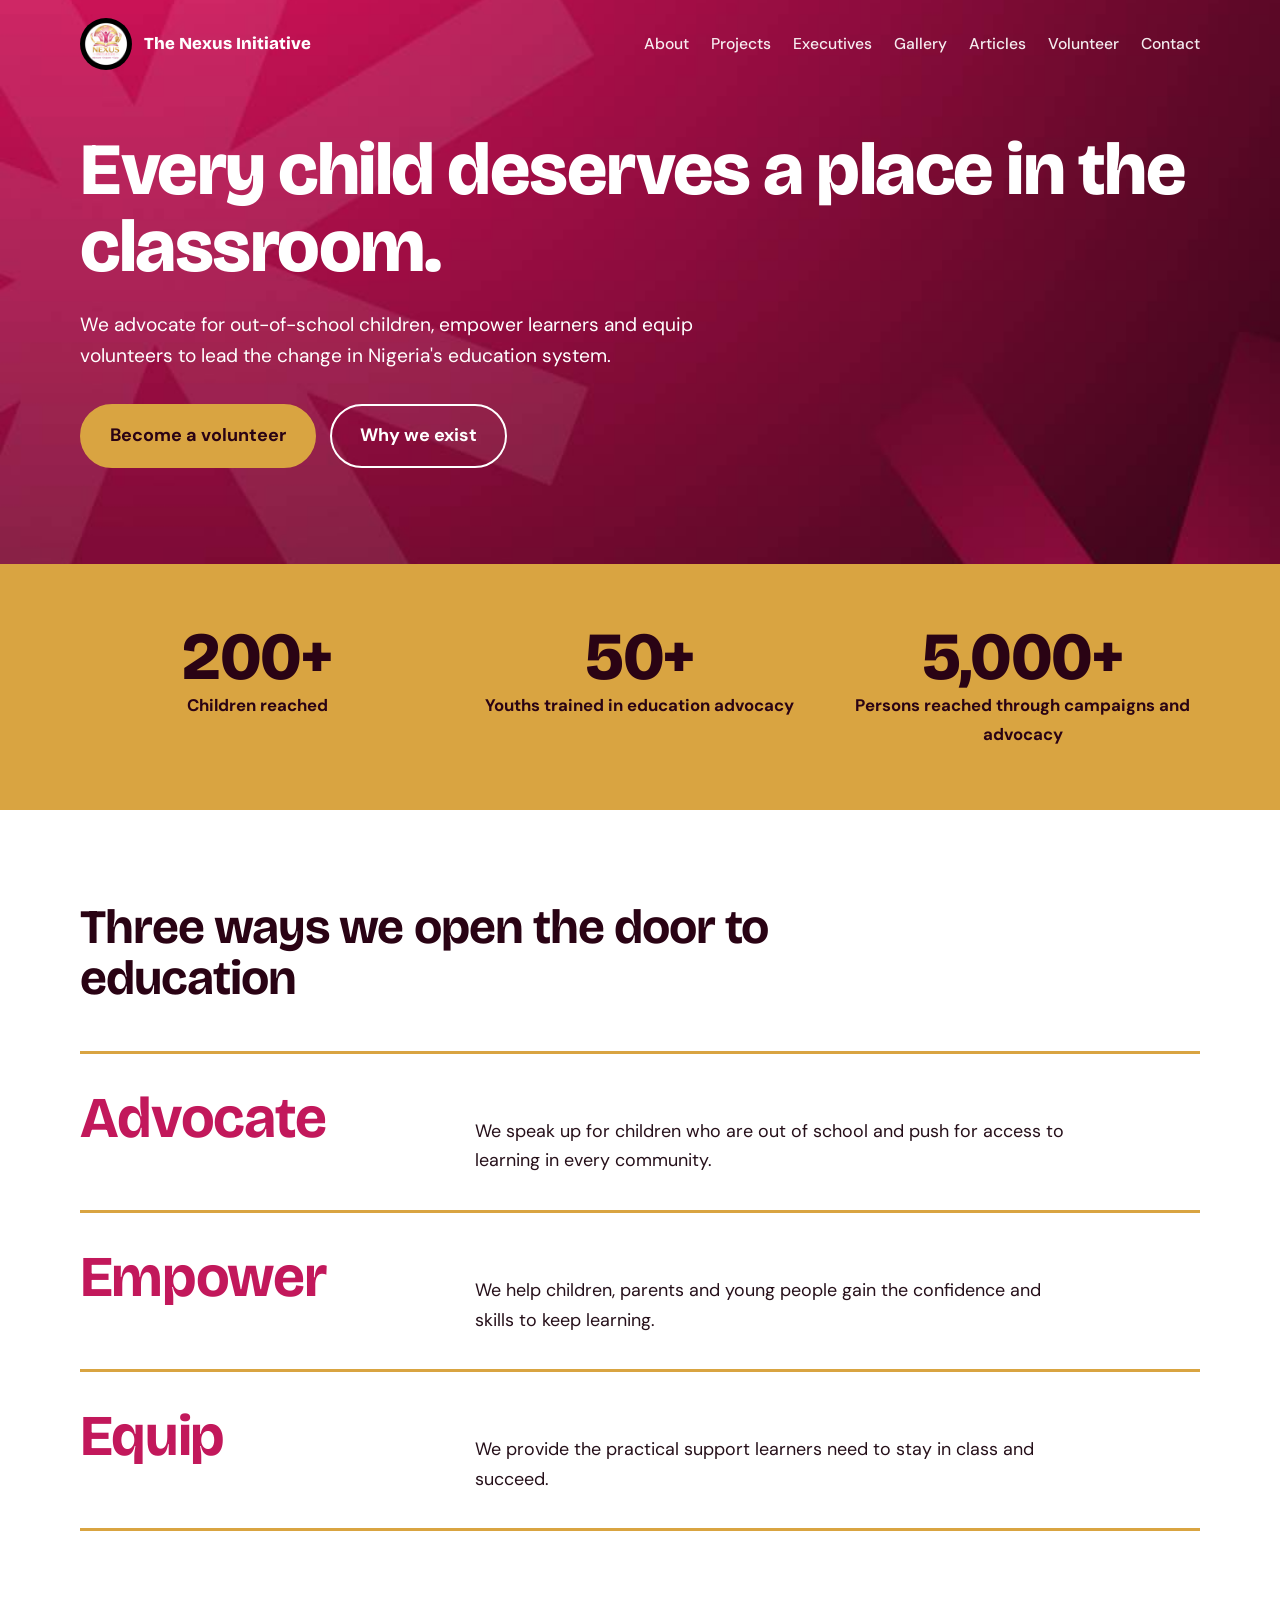
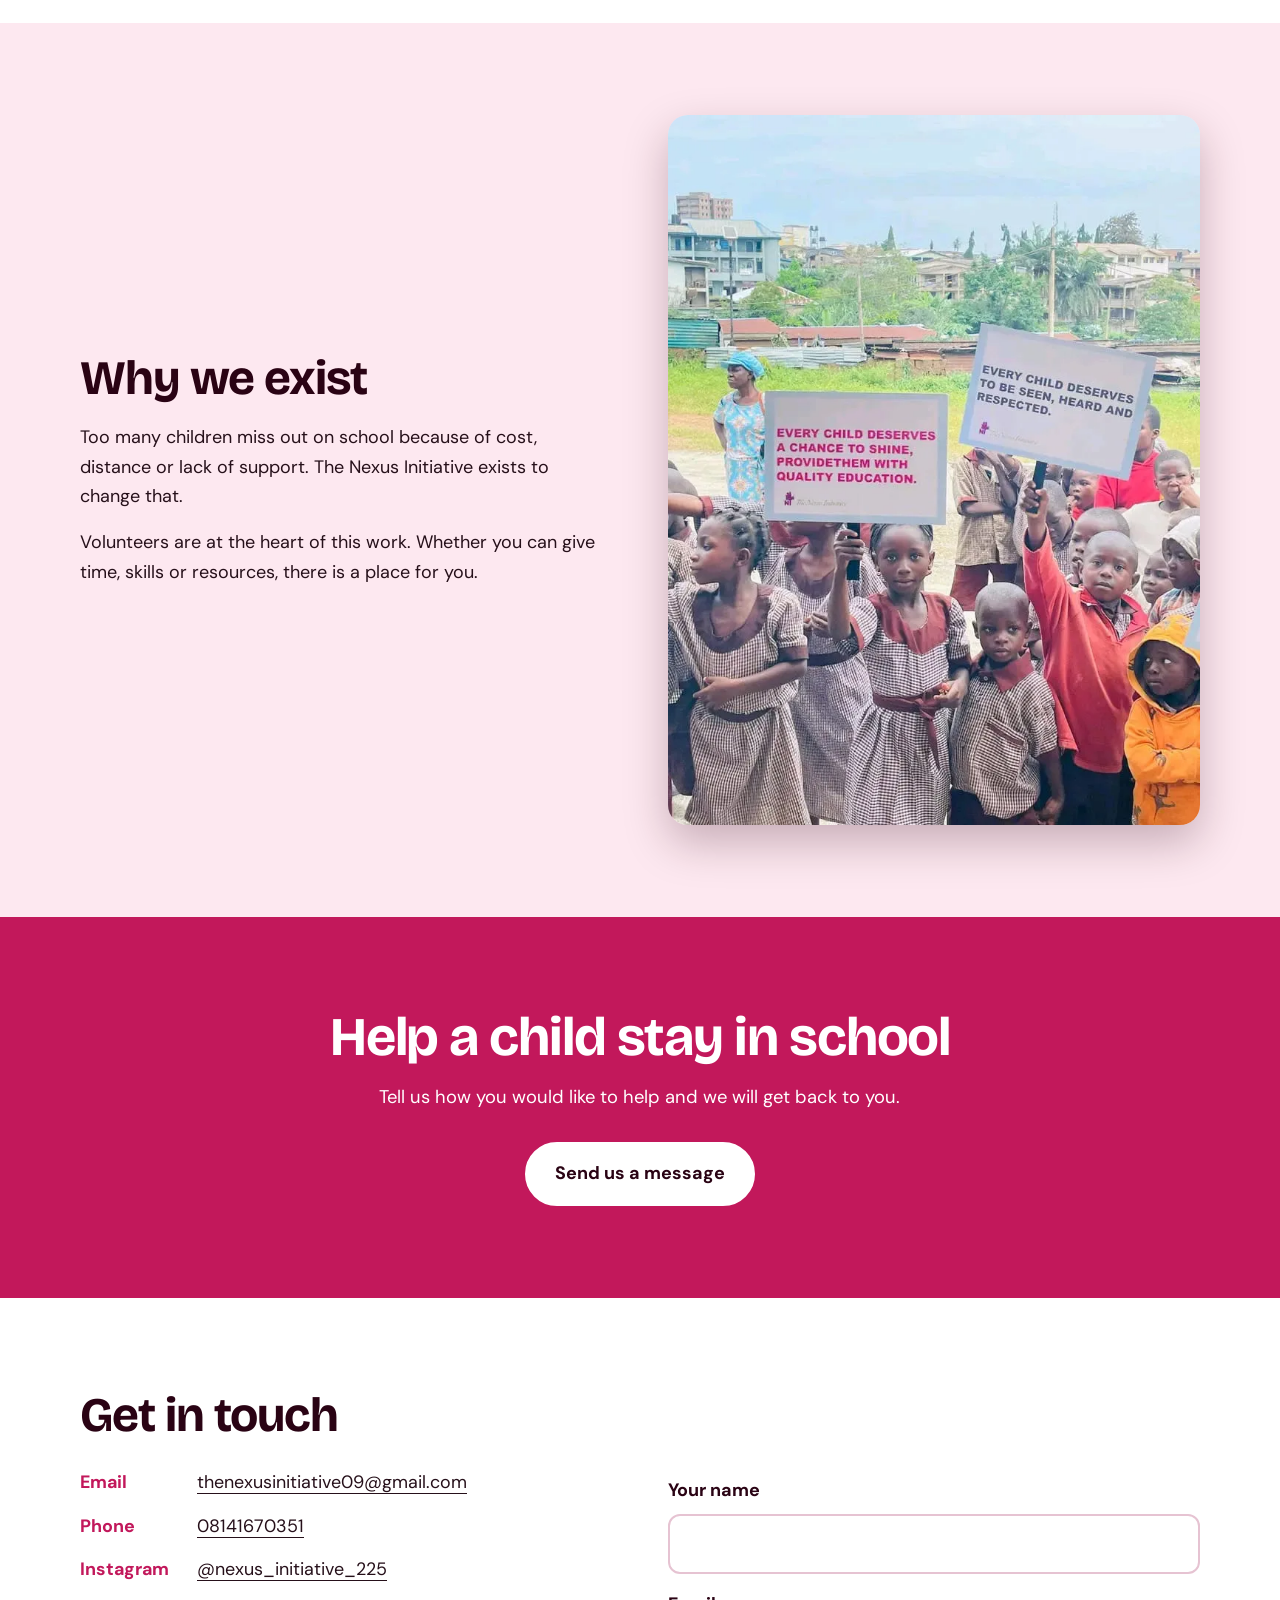
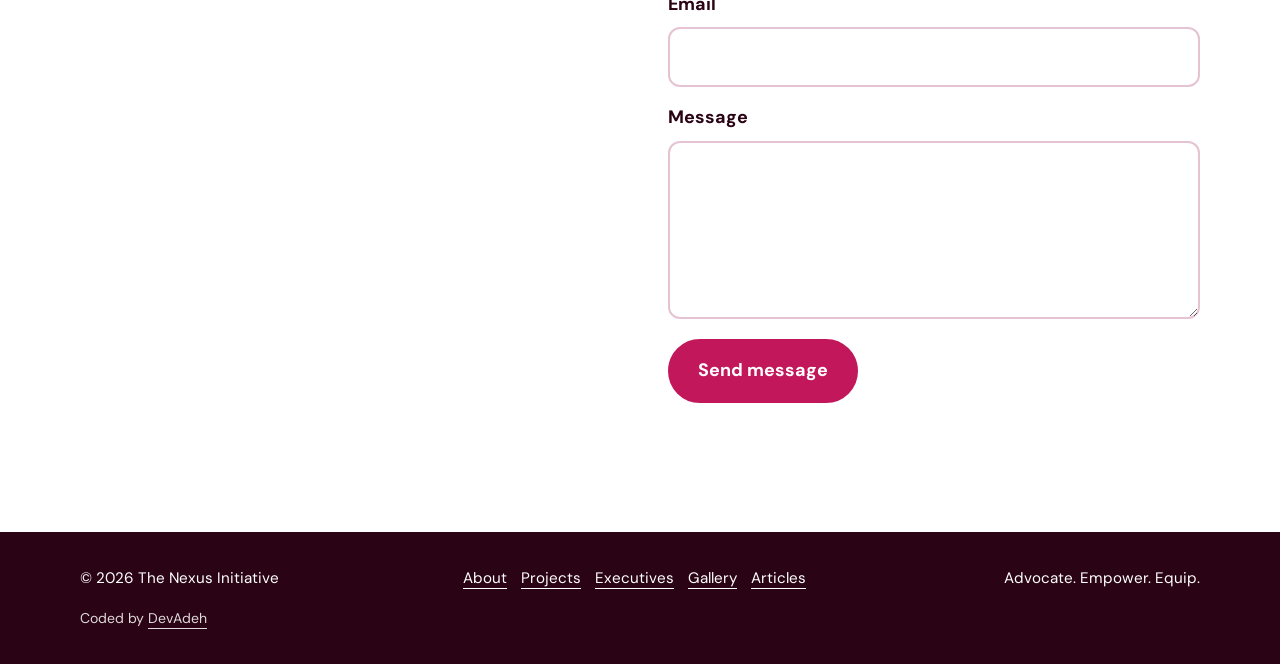
<file: index.html>
<!DOCTYPE html>
<html lang="en">
<head>
<meta charset="utf-8">
<meta name="viewport" content="width=device-width, initial-scale=1">
<title>The Nexus Initiative | Advocate, Empower, Equip</title>
<meta name="description" content="The Nexus Initiative advocates for out-of-school children, empowers learners and equips volunteers to lead the change in Nigeria's education system.">
<link rel="preconnect" href="https://fonts.googleapis.com"><link rel="preconnect" href="https://fonts.gstatic.com" crossorigin>
<link href="https://fonts.googleapis.com/css2?family=Bricolage+Grotesque:opsz,wght@12..96,500;12..96,800&family=DM+Sans:wght@400;500;700&display=swap" rel="stylesheet">
<link rel="stylesheet" href="styles.css">
<link rel="icon" href="favicon.png" type="image/png"><link rel="apple-touch-icon" href="favicon.png"><script>document.documentElement.classList.add('js')</script><script src="menu.js" defer></script></head>
<body>
<header><div class="wrap bar">
<a class="brand" href="#top"><img src="images/logo.jpg" alt="The Nexus Initiative logo"><span>The Nexus Initiative</span></a>
<nav aria-label="Main"><a href="about.html">About</a><a href="projects.html">Projects</a><a href="executives.html">Executives</a><a href="gallery.html">Gallery</a><a href="articles.html">Articles</a><a href="get-involved.html">Volunteer</a><a href="contact.html">Contact</a></nav>
</div></header>
<main id="top">
<section class="hero"><div class="wrap">
<div>
<h1>Every child deserves a place in the classroom.</h1>
<p>We advocate for out-of-school children, empower learners and equip volunteers to lead the change in Nigeria's education system.</p>
<div class="btns"><a class="btn" href="get-involved.html">Become a volunteer</a><a class="btn line" href="about.html">Why we exist</a></div>
</div>
</div></section>

<section class="stats" aria-label="Our impact"><div class="wrap"><div><b data-n="200">200+</b><span>Children reached</span></div><div><b data-n="50">50+</b><span>Youths trained in education advocacy</span></div><div><b data-n="5000">5,000+</b><span>Persons reached through campaigns and advocacy</span></div></div></section>

<section class="pillars" id="what"><div class="wrap">
<h2>Three ways we open the door to education</h2>
<div class="row"><h3>Advocate</h3><p>We speak up for children who are out of school and push for access to learning in every community.</p></div>
<div class="row"><h3>Empower</h3><p>We help children, parents and young people gain the confidence and skills to keep learning.</p></div>
<div class="row"><h3>Equip</h3><p>We provide the practical support learners need to stay in class and succeed.</p></div>
</div></section>

<section class="about" id="about"><div class="wrap">
<div>
<h2>Why we exist</h2>
<p style="margin-top:20px">Too many children miss out on school because of cost, distance or lack of support. The Nexus Initiative exists to change that.</p>
<p>Volunteers are at the heart of this work. Whether you can give time, skills or resources, there is a place for you.</p>
</div>
<img src="images/school-kids.webp" alt="Children holding placards that say every child deserves a chance to shine" loading="lazy">
</div></section>

<section class="join" id="join"><div class="wrap">
<h2>Help a child stay in school</h2>
<p>Tell us how you would like to help and we will get back to you.</p>
<a class="btn" href="#contact">Send us a message</a>
</div></section>

<section class="contact" id="contact"><div class="wrap">
<h2>Get in touch</h2>
<div class="cgrid">

<dl>
<dt>Email</dt><dd><a href="mailto:thenexusinitiative09@gmail.com">thenexusinitiative09@gmail.com</a></dd>
<dt>Phone</dt><dd><a href="tel:+2348141670351">08141670351</a></dd>
<dt>Instagram</dt><dd><a href="https://instagram.com/nexus_initiative_225" rel="noopener">@nexus_initiative_225</a></dd>
</dl>
<form id="cform" action="https://formspree.io/f/xbgoayqb" method="POST">
<label for="n">Your name</label><input id="n" name="name" required autocomplete="name">
<label for="e">Email</label><input id="e" type="email" name="email" required autocomplete="email">
<label for="m">Message</label><textarea id="m" name="message" rows="5" required></textarea>
<input type="text" name="_gotcha" tabindex="-1" autocomplete="off" style="display:none" aria-hidden="true">
<button class="btn" type="submit">Send message</button>
<p id="fstatus" role="status"></p>
</form>
</div>
</div></section>
</main>
<footer><div class="wrap"><span>&copy; 2026 The Nexus Initiative</span><span><a href="about.html">About</a><a href="projects.html">Projects</a><a href="executives.html">Executives</a><a href="gallery.html">Gallery</a><a href="articles.html">Articles</a></span><span>Advocate. Empower. Equip.</span></div><div class="wrap fine"></p><p class="credit">Coded by <a href="https://github.com/DevAdeh">DevAdeh</a></p></div></footer>
<script>
const f=document.getElementById('cform'),s=document.getElementById('fstatus');
f.addEventListener('submit',async e=>{e.preventDefault();
if(f.action.includes('YOUR_FORM_ID')){s.textContent='The form is not connected yet. Please email us directly.';return}
s.textContent='Sending...';
try{const r=await fetch(f.action,{method:'POST',body:new FormData(f),headers:{Accept:'application/json'}});
if(r.ok){f.reset();s.textContent='Thank you. We will get back to you soon.'}else{s.textContent='Your message was not sent. Please email us directly.'}}
catch(err){s.textContent='No connection. Please try again or email us directly.'}});
</script>
<script src="count.js"></script></body>
</html>
</file>
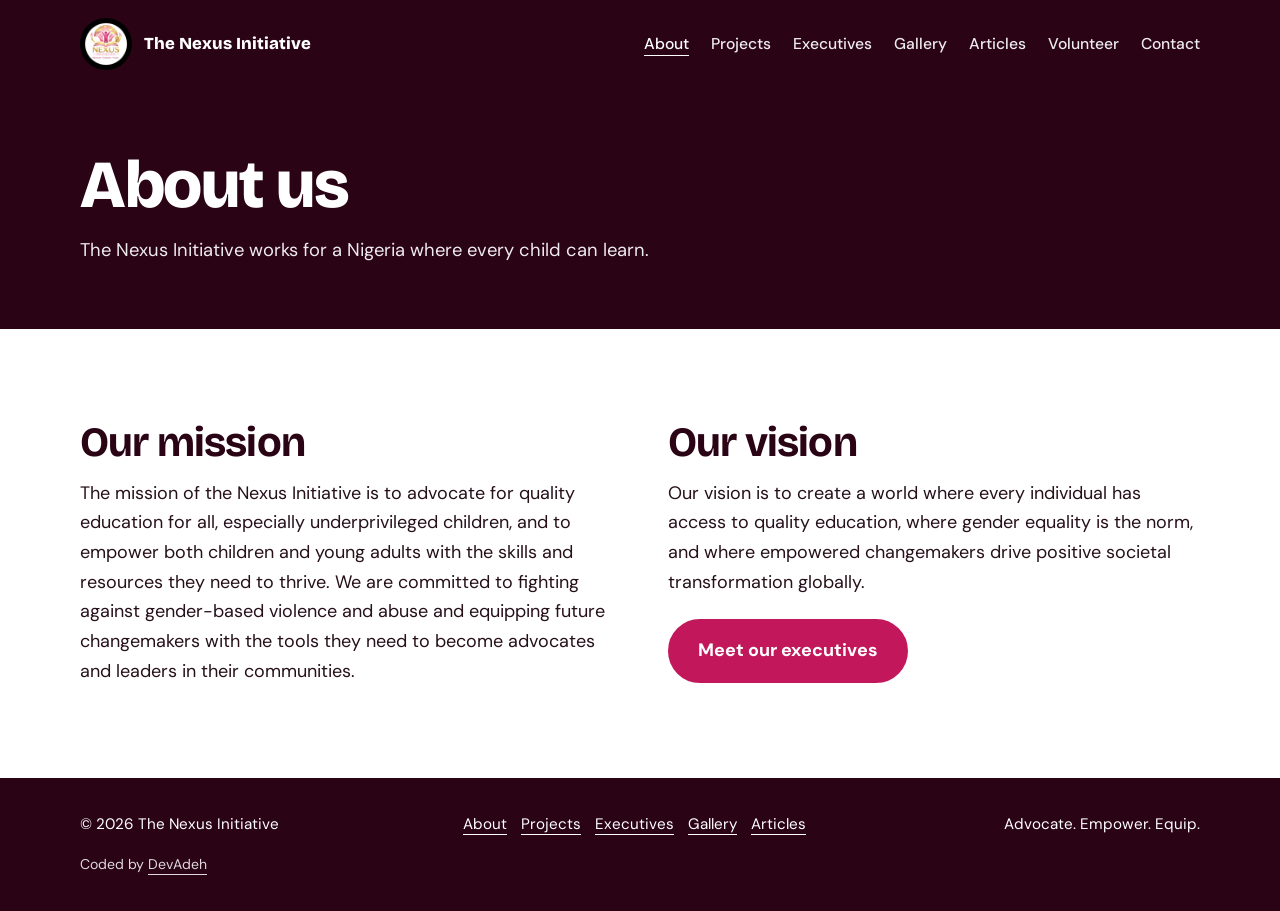
<file: about.html>
<!DOCTYPE html>
<html lang="en">

<head>
  <meta charset="utf-8">
  <meta name="viewport" content="width=device-width, initial-scale=1">
  <title>About | The Nexus Initiative</title>
  <meta name="description" content="Our mission and vision: quality education for all, especially underprivileged children.">
  <meta property="og:title" content="About | The Nexus Initiative">
  <meta property="og:description" content="Our mission and vision: quality education for all, especially underprivileged children.">
  <meta property="og:type" content="website">
  <link rel="preconnect" href="https://fonts.googleapis.com">
  <link rel="preconnect" href="https://fonts.gstatic.com" crossorigin>
  <link href="https://fonts.googleapis.com/css2?family=Bricolage+Grotesque:opsz,wght@12..96,500;12..96,800&family=DM+Sans:wght@400;500;700&display=swap" rel="stylesheet">
  <link rel="stylesheet" href="styles.css">
  <link rel="icon" href="favicon.png" type="image/png">
  <link rel="apple-touch-icon" href="favicon.png">
  <script>
    document.documentElement.classList.add('js')
  </script>
  <script src="menu.js" defer></script>
</head>

<body class="in">
  <header>
    <div class="wrap bar"><a class="brand" href="index.html"><img src="images/logo.jpg" alt="The Nexus Initiative logo"><span>The Nexus Initiative</span></a>
      <nav aria-label="Main"><a href="about.html" aria-current="page">About</a><a href="projects.html">Projects</a><a href="executives.html">Executives</a><a href="gallery.html">Gallery</a><a href="articles.html">Articles</a><a href="get-involved.html">Volunteer</a><a href="contact.html">Contact</a></nav>
    </div>
  </header>
  <main>
    <section class="phero">
      <div class="wrap">
        <h1>About us</h1>
        <p>The Nexus Initiative works for a Nigeria where every child can learn.</p>
      </div>
    </section>
    <section class="pg">
      <div class="wrap mv">
        <div>
          <h2>Our mission</h2>
          <p>The mission of the Nexus Initiative is to advocate for quality education for all, especially underprivileged children, and to empower both children and young adults with the skills and resources they need to thrive. We are committed to fighting against gender-based violence and abuse and equipping future changemakers with the tools they need to become advocates and leaders in their communities.</p>
        </div>
        <div>
          <h2>Our vision</h2>
          <p>Our vision is to create a world where every individual has access to quality education, where gender equality is the norm, and where empowered changemakers drive positive societal transformation globally.</p>
          <p style="margin-top:22px"><a class="btn" style="background:var(--mag);color:#fff;border-color:var(--mag)" href="executives.html">Meet our executives</a></p>
        </div>
      </div>
    </section>
  </main>
  <footer>
    <div class="wrap"><span>&copy; 2026 The Nexus Initiative</span><span><a href="about.html">About</a><a href="projects.html">Projects</a><a href="executives.html">Executives</a><a href="gallery.html">Gallery</a><a href="articles.html">Articles</a></span><span>Advocate. Empower. Equip.</span></div>
    <div class="wrap fine">
      </p>
      <p class="credit">Coded by <a href="https://github.com/DevAdeh">DevAdeh</a></p>
    </div>
  </footer>
</body>

</html>
</file>
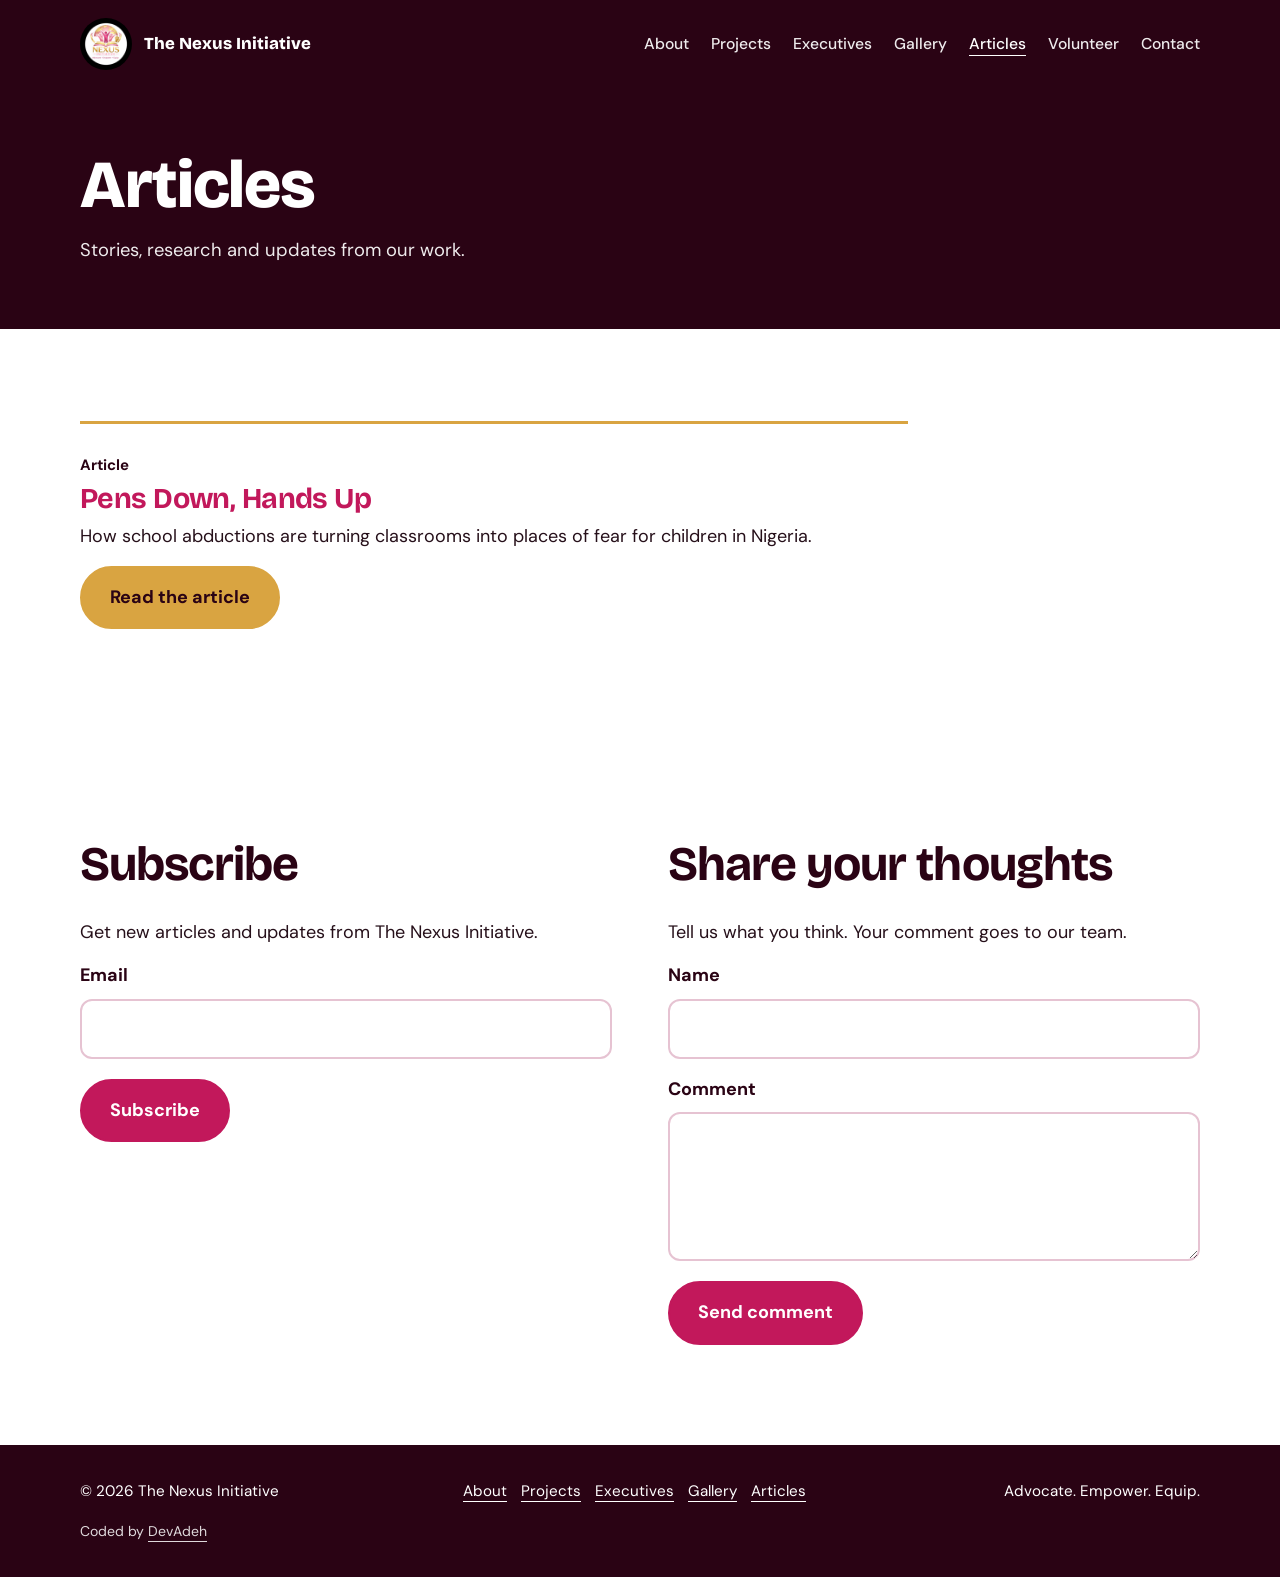
<file: articles.html>
<!DOCTYPE html>
<html lang="en">

<head>
  <meta charset="utf-8">
  <meta name="viewport" content="width=device-width, initial-scale=1">
  <title>Articles | The Nexus Initiative</title>
  <meta name="description" content="Stories and updates from The Nexus Initiative.">
  <meta property="og:title" content="Articles | The Nexus Initiative">
  <meta property="og:description" content="Stories and updates from The Nexus Initiative.">
  <meta property="og:type" content="website">
  <link rel="preconnect" href="https://fonts.googleapis.com">
  <link rel="preconnect" href="https://fonts.gstatic.com" crossorigin>
  <link href="https://fonts.googleapis.com/css2?family=Bricolage+Grotesque:opsz,wght@12..96,500;12..96,800&family=DM+Sans:wght@400;500;700&display=swap" rel="stylesheet">
  <link rel="stylesheet" href="styles.css">
  <link rel="icon" href="favicon.png" type="image/png">
  <link rel="apple-touch-icon" href="favicon.png">
  <script>
    document.documentElement.classList.add('js')
  </script>
  <script src="menu.js" defer></script>
</head>

<body class="in">
  <header>
    <div class="wrap bar"><a class="brand" href="index.html"><img src="images/logo.jpg" alt="The Nexus Initiative logo"><span>The Nexus Initiative</span></a>
      <nav aria-label="Main"><a href="about.html">About</a><a href="projects.html">Projects</a><a href="executives.html">Executives</a><a href="gallery.html">Gallery</a><a href="articles.html" aria-current="page">Articles</a><a href="get-involved.html">Volunteer</a><a href="contact.html">Contact</a></nav>
    </div>
  </header>
  <main>
    <section class="phero">
      <div class="wrap">
        <h1>Articles</h1>
        <p>Stories, research and updates from our work.</p>
      </div>
    </section>
    <section class="pg">
      <div class="wrap">
        <div class="post"><small>Article</small>
          <h3><a href="pens-down-hands-up.html" style="text-decoration:none">Pens Down, Hands Up</a></h3>
          <p>How school abductions are turning classrooms into places of fear for children in Nigeria.</p>
          <p style="margin-top:14px"><a class="btn" href="pens-down-hands-up.html">Read the article</a></p>
        </div>
      </div>
    </section>
    <section class="contact">
      <div class="wrap">
        <div class="cgrid">
          <div>
            <h2>Subscribe</h2>
            <p class="lead">Get new articles and updates from The Nexus Initiative.</p>
            <form data-fs data-ok="Thank you for subscribing." action="https://formspree.io/f/xbgoayqb" method="POST"><input type="hidden" name="_subject" value="New article subscriber"><label for="se">Email</label><input id="se" type="email" name="email" required autocomplete="email"><input type="text" name="_gotcha" tabindex="-1" autocomplete="off" style="display:none" aria-hidden="true"><button class="btn" type="submit">Subscribe</button>
              <p class="st" role="status"></p>
            </form>
          </div>
          <div>
            <h2>Share your thoughts</h2>
            <p class="lead">Tell us what you think. Your comment goes to our team.</p>
            <form data-fs data-ok="Thank you. Your comment has been sent." action="https://formspree.io/f/xbgoayqb" method="POST"><input type="hidden" name="_subject" value="Article comment"><label for="cn">Name</label><input id="cn" name="name" required autocomplete="name"><label for="cm">Comment</label><textarea id="cm" name="message" rows="4" required></textarea><input type="text" name="_gotcha" tabindex="-1" autocomplete="off" style="display:none" aria-hidden="true"><button class="btn" type="submit">Send comment</button>
              <p class="st" role="status"></p>
            </form>
          </div>
        </div>
      </div>
    </section>
  </main>
  <footer>
    <div class="wrap"><span>&copy; 2026 The Nexus Initiative</span><span><a href="about.html">About</a><a href="projects.html">Projects</a><a href="executives.html">Executives</a><a href="gallery.html">Gallery</a><a href="articles.html">Articles</a></span><span>Advocate. Empower. Equip.</span></div>
    <div class="wrap fine">
      </p>
      <p class="credit">Coded by <a href="https://github.com/DevAdeh">DevAdeh</a></p>
    </div>
  </footer>
  <script src="forms.js"></script>
</body>

</html>
</file>
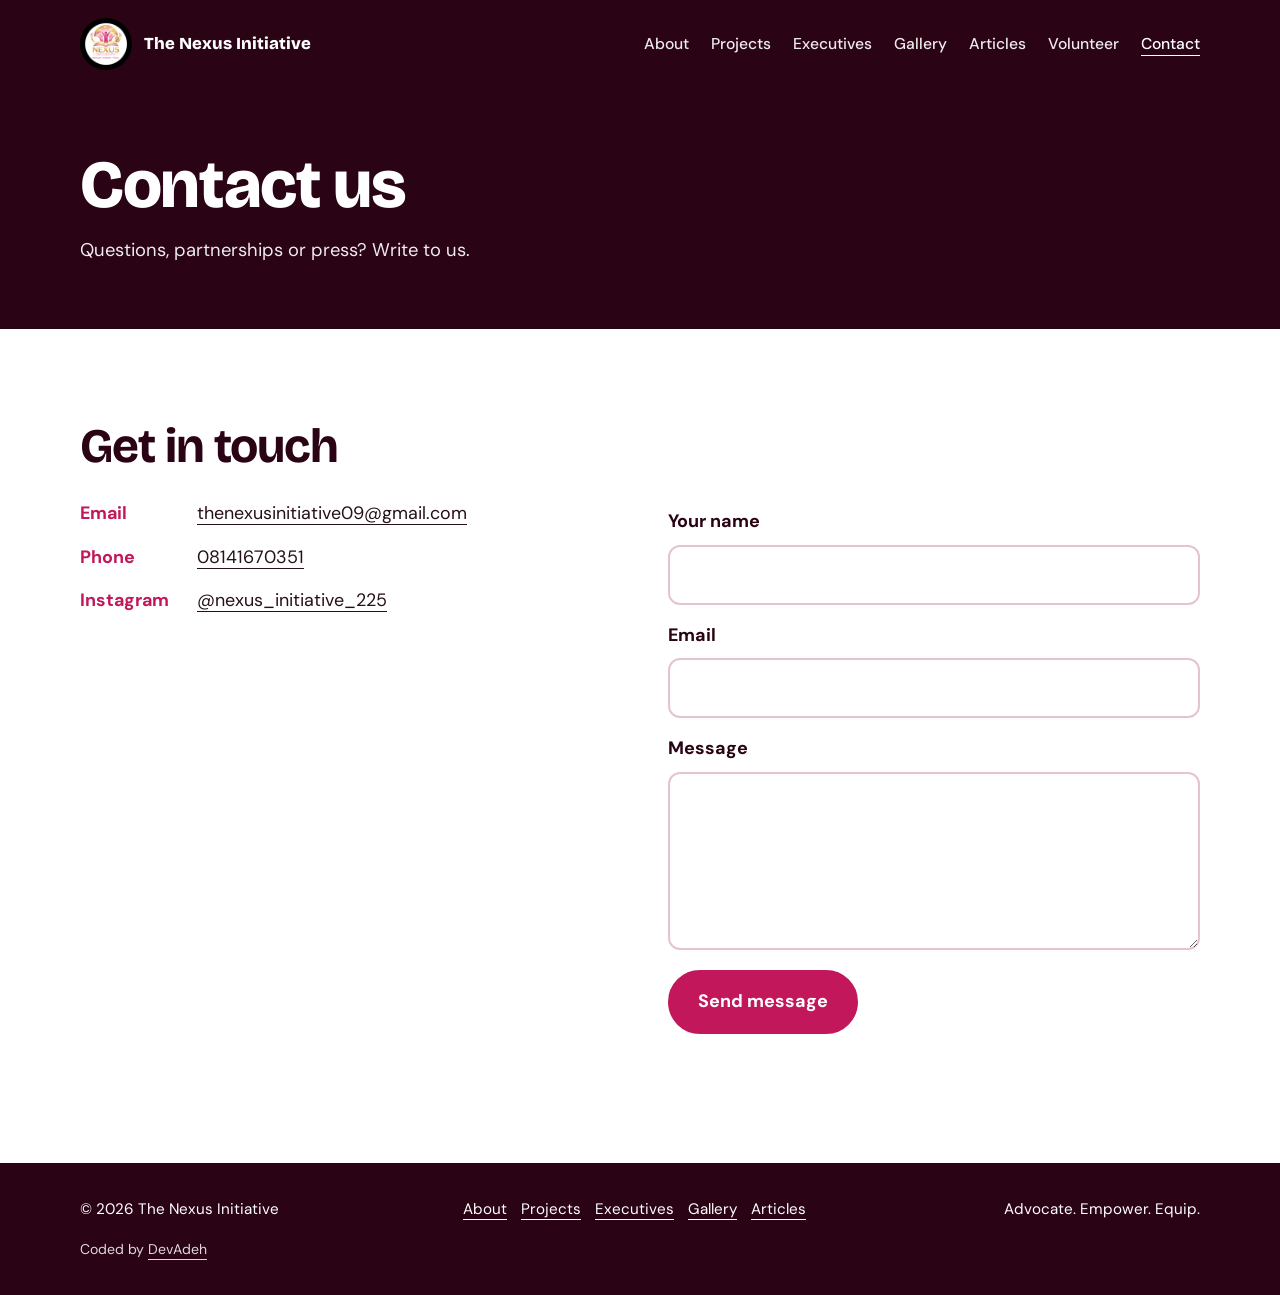
<file: contact.html>
<!DOCTYPE html>
<html lang="en">

<head>
  <meta charset="utf-8">
  <meta name="viewport" content="width=device-width, initial-scale=1">
  <title>Contact | The Nexus Initiative</title>
  <meta name="description" content="Contact The Nexus Initiative.">
  <meta property="og:title" content="Contact | The Nexus Initiative">
  <meta property="og:description" content="Contact The Nexus Initiative.">
  <meta property="og:type" content="website">
  <link rel="preconnect" href="https://fonts.googleapis.com">
  <link rel="preconnect" href="https://fonts.gstatic.com" crossorigin>
  <link href="https://fonts.googleapis.com/css2?family=Bricolage+Grotesque:opsz,wght@12..96,500;12..96,800&family=DM+Sans:wght@400;500;700&display=swap" rel="stylesheet">
  <link rel="stylesheet" href="styles.css">
  <link rel="icon" href="favicon.png" type="image/png">
  <link rel="apple-touch-icon" href="favicon.png">
  <script>
    document.documentElement.classList.add('js')
  </script>
  <script src="menu.js" defer></script>
</head>

<body class="in">
  <header>
    <div class="wrap bar"><a class="brand" href="index.html"><img src="images/logo.jpg" alt="The Nexus Initiative logo"><span>The Nexus Initiative</span></a>
      <nav aria-label="Main"><a href="about.html">About</a><a href="projects.html">Projects</a><a href="executives.html">Executives</a><a href="gallery.html">Gallery</a><a href="articles.html">Articles</a><a href="get-involved.html">Volunteer</a><a href="contact.html" aria-current="page">Contact</a></nav>
    </div>
  </header>
  <main>
    <section class="phero">
      <div class="wrap">
        <h1>Contact us</h1>
        <p>Questions, partnerships or press? Write to us.</p>
      </div>
    </section>
    <section class="contact" id="contact">
      <div class="wrap">
        <h2>Get in touch</h2>
        <div class="cgrid">
          
          <dl>
            <dt>Email</dt>
            <dd><a href="mailto:thenexusinitiative09@gmail.com">thenexusinitiative09@gmail.com</a></dd>
            <dt>Phone</dt>
            <dd><a href="tel:+2348141670351">08141670351</a></dd>
            <dt>Instagram</dt>
            <dd><a href="https://instagram.com/nexus_initiative_225" rel="noopener">@nexus_initiative_225</a></dd>
          </dl>
          <form id="cform" action="https://formspree.io/f/xbgoayqb" method="POST">
            <label for="n">Your name</label><input id="n" name="name" required autocomplete="name">
            <label for="e">Email</label><input id="e" type="email" name="email" required autocomplete="email">
            <label for="m">Message</label><textarea id="m" name="message" rows="5" required></textarea>
            <input type="text" name="_gotcha" tabindex="-1" autocomplete="off" style="display:none" aria-hidden="true">
            <button class="btn" type="submit">Send message</button>
            <p id="fstatus" role="status"></p>
          </form>
        </div>
      </div>
    </section>
  </main>
  <footer>
    <div class="wrap"><span>&copy; 2026 The Nexus Initiative</span><span><a href="about.html">About</a><a href="projects.html">Projects</a><a href="executives.html">Executives</a><a href="gallery.html">Gallery</a><a href="articles.html">Articles</a></span><span>Advocate. Empower. Equip.</span></div>
    <div class="wrap fine">
      </p>
      <p class="credit">Coded by <a href="https://github.com/DevAdeh">DevAdeh</a></p>
    </div>
  </footer>
  <script>
    const f = document.getElementById('cform'),
      s = document.getElementById('fstatus');
    f.addEventListener('submit', async e => {
      e.preventDefault();
      if (f.action.includes('YOUR_FORM_ID')) { s.textContent = 'The form is not connected yet. Please email us directly.'; return }
      s.textContent = 'Sending...';
      try {
        const r = await fetch(f.action, { method: 'POST', body: new FormData(f), headers: { Accept: 'application/json' } });
        if (r.ok) { f.reset();
          s.textContent = 'Thank you. We will get back to you soon.' } else { s.textContent = 'Your message was not sent. Please email us directly.' }
      }
      catch (err) { s.textContent = 'No connection. Please try again or email us directly.' }
    });
  </script>
</body>

</html>
</file>
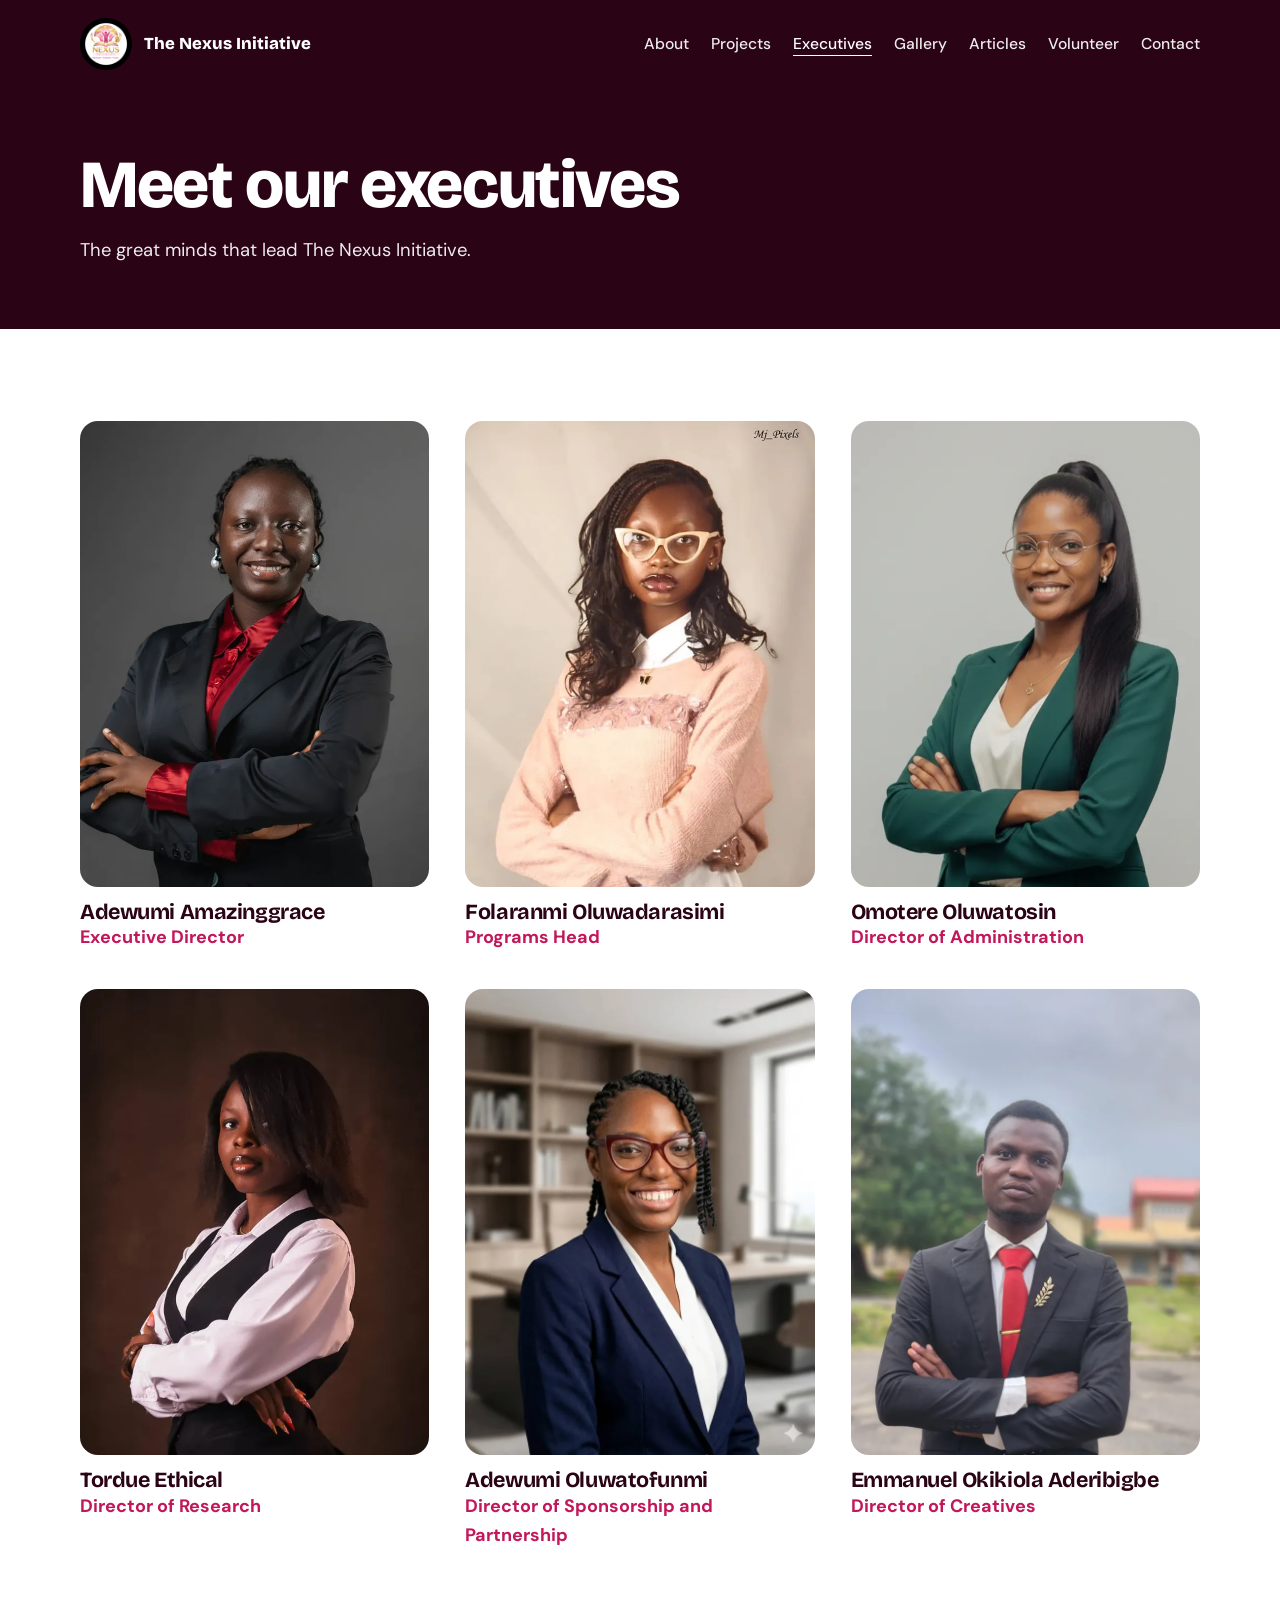
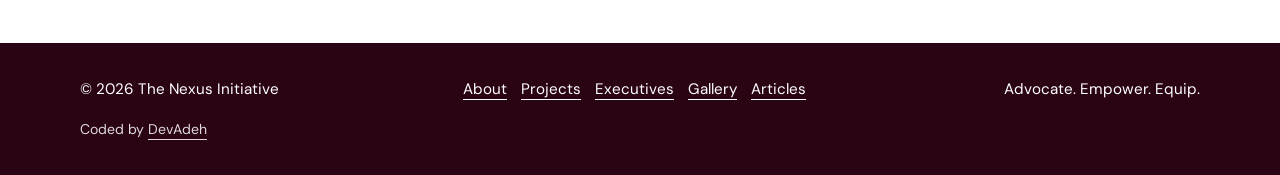
<file: executives.html>
<!DOCTYPE html>
<html lang="en">

<head>
  <meta charset="utf-8">
  <meta name="viewport" content="width=device-width, initial-scale=1">
  <title>Meet our executives | The Nexus Initiative</title>
  <meta name="description" content="The leadership team of The Nexus Initiative.">
  <meta property="og:title" content="Meet our executives | The Nexus Initiative">
  <meta property="og:description" content="The leadership team of The Nexus Initiative.">
  <meta property="og:type" content="website">
  <link rel="preconnect" href="https://fonts.googleapis.com">
  <link rel="preconnect" href="https://fonts.gstatic.com" crossorigin>
  <link href="https://fonts.googleapis.com/css2?family=Bricolage+Grotesque:opsz,wght@12..96,500;12..96,800&family=DM+Sans:wght@400;500;700&display=swap" rel="stylesheet">
  <link rel="stylesheet" href="styles.css">
  <link rel="icon" href="favicon.png" type="image/png">
  <link rel="apple-touch-icon" href="favicon.png">
  <script>
    document.documentElement.classList.add('js')
  </script>
  <script src="menu.js" defer></script>
</head>

<body class="in">
  <header>
    <div class="wrap bar"><a class="brand" href="index.html"><img src="images/logo.jpg" alt="The Nexus Initiative logo"><span>The Nexus Initiative</span></a>
      <nav aria-label="Main"><a href="about.html">About</a><a href="projects.html">Projects</a><a href="executives.html" aria-current="page">Executives</a><a href="gallery.html">Gallery</a><a href="articles.html">Articles</a><a href="get-involved.html">Volunteer</a><a href="contact.html">Contact</a></nav>
    </div>
  </header>
  <main>
    <section class="phero">
      <div class="wrap">
        <h1>Meet our executives</h1>
        <p>The great minds that lead The Nexus Initiative.</p>
      </div>
    </section>
    <section class="pg">
      <div class="wrap team">
        <figure><img src="images/adewumi-amazinggrace.webp" alt="Portrait of Adewumi Amazinggrace" loading="lazy">
          <h3>Adewumi Amazinggrace</h3>
          <p>Executive Director</p>
        </figure>
        <figure><img src="images/folaranmi-oluwadarasimi.webp" alt="Portrait of Folaranmi Oluwadarasimi" loading="lazy">
          <h3>Folaranmi Oluwadarasimi</h3>
          <p>Programs Head</p>
        </figure>
        <figure><img src="images/omotere-oluwatosin.webp" alt="Portrait of Omotere Oluwatosin" loading="lazy">
          <h3>Omotere Oluwatosin</h3>
          <p>Director of Administration</p>
        </figure>
        <figure><img src="images/tordue-ethical.webp" alt="Portrait of Tordue Ethical" loading="lazy">
          <h3>Tordue Ethical</h3>
          <p>Director of Research</p>
        </figure>
        <figure><img src="images/adewumi-oluwatofunmi.webp" alt="Portrait of Adewumi Oluwatofunmi" loading="lazy">
          <h3>Adewumi Oluwatofunmi</h3>
          <p>Director of Sponsorship and Partnership</p>
        </figure>
        <figure><img src="images/emmanuel-aderibigbe.webp" alt="Portrait of Emmanuel Okikiola Aderibigbe" loading="lazy">
          <h3>Emmanuel Okikiola Aderibigbe</h3>
          <p>Director of Creatives</p>
        </figure>
      </div>
    </section>
  </main>
  <footer>
    <div class="wrap"><span>&copy; 2026 The Nexus Initiative</span><span><a href="about.html">About</a><a href="projects.html">Projects</a><a href="executives.html">Executives</a><a href="gallery.html">Gallery</a><a href="articles.html">Articles</a></span><span>Advocate. Empower. Equip.</span></div>
    <div class="wrap fine">
      </p>
      <p class="credit">Coded by <a href="https://github.com/DevAdeh">DevAdeh</a></p>
    </div>
  </footer>
</body>

</html>
</file>
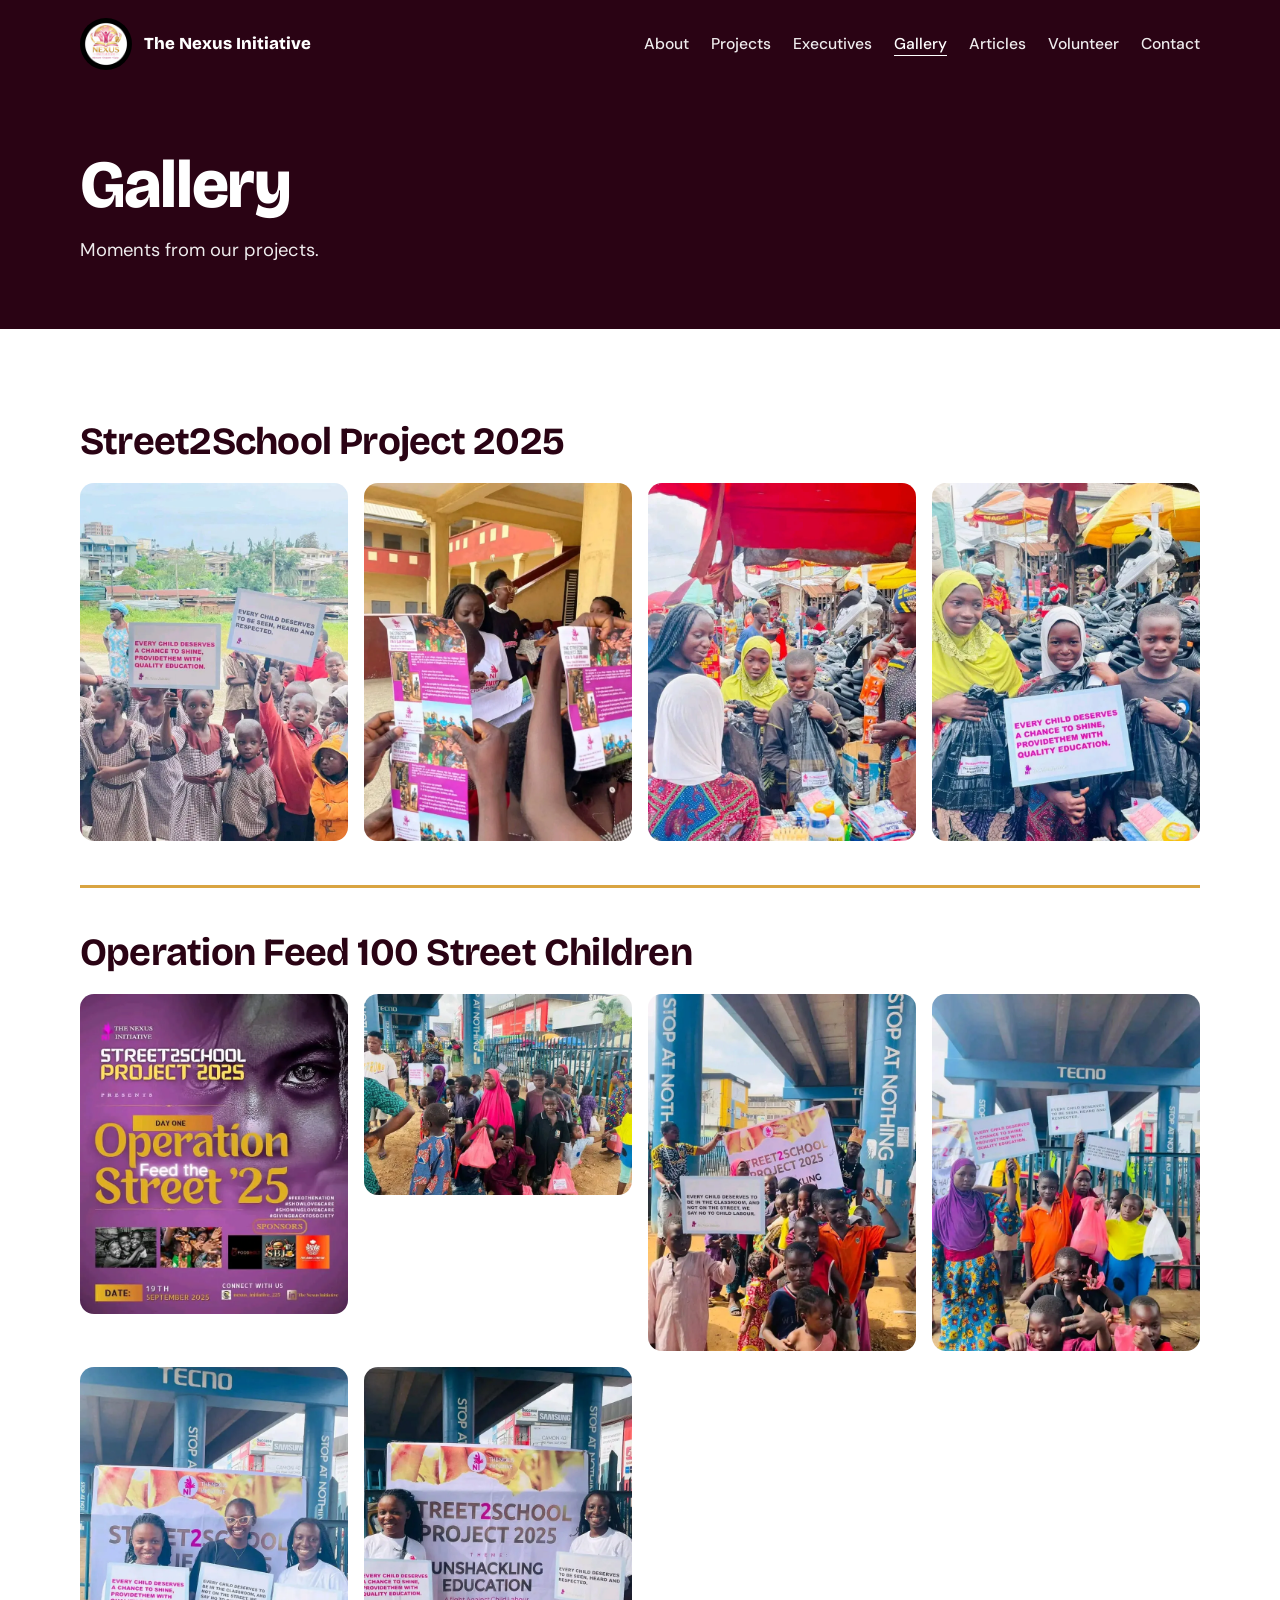
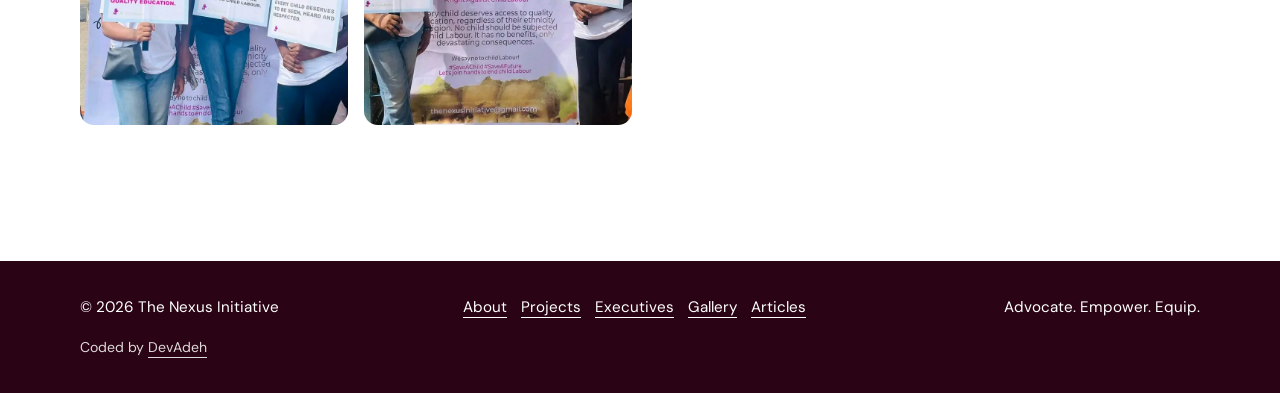
<file: gallery.html>
<!DOCTYPE html>
<html lang="en">

<head>
  <meta charset="utf-8">
  <meta name="viewport" content="width=device-width, initial-scale=1">
  <title>Gallery | The Nexus Initiative</title>
  <meta name="description" content="Posters and photos from The Nexus Initiative.">
  <meta property="og:title" content="Gallery | The Nexus Initiative">
  <meta property="og:description" content="Posters and photos from The Nexus Initiative.">
  <meta property="og:type" content="website">
  <link rel="preconnect" href="https://fonts.googleapis.com">
  <link rel="preconnect" href="https://fonts.gstatic.com" crossorigin>
  <link href="https://fonts.googleapis.com/css2?family=Bricolage+Grotesque:opsz,wght@12..96,500;12..96,800&family=DM+Sans:wght@400;500;700&display=swap" rel="stylesheet">
  <link rel="stylesheet" href="styles.css">
  <link rel="icon" href="favicon.png" type="image/png">
  <link rel="apple-touch-icon" href="favicon.png">
  <script>
    document.documentElement.classList.add('js')
  </script>
  <script src="menu.js" defer></script>
</head>

<body class="in">
  <header>
    <div class="wrap bar"><a class="brand" href="index.html"><img src="images/logo.jpg" alt="The Nexus Initiative logo"><span>The Nexus Initiative</span></a>
      <nav aria-label="Main"><a href="about.html">About</a><a href="projects.html">Projects</a><a href="executives.html">Executives</a><a href="gallery.html" aria-current="page">Gallery</a><a href="articles.html">Articles</a><a href="get-involved.html">Volunteer</a><a href="contact.html">Contact</a></nav>
    </div>
  </header>
  <main>
    <section class="phero">
      <div class="wrap">
        <h1>Gallery</h1>
        <p>Moments from our projects.</p>
      </div>
    </section>
    <section class="pg">
      <div class="wrap">
        <article class="proj" style="border:0;padding-top:0">
          <h2>Street2School Project 2025</h2>
          <div class="pgal"><img src="images/school-kids.webp" alt="Children and volunteers at the Street2School Project 2025 outreach" loading="lazy"><img src="images/school-flyers.webp" alt="Children and volunteers at the Street2School Project 2025 outreach" loading="lazy"><img src="images/market-1.webp" alt="Children and volunteers at the Street2School Project 2025 outreach" loading="lazy"><img src="images/market-2.webp" alt="Children and volunteers at the Street2School Project 2025 outreach" loading="lazy"></div>
        </article>
        <article class="proj">
          <h2>Operation Feed 100 Street Children</h2>
          <div class="pgal"><img src="images/operation-poster.webp" alt="Children and volunteers at the Operation Feed the Street outreach" loading="lazy"><img src="images/street-bags.webp" alt="Children and volunteers at the Operation Feed the Street outreach" loading="lazy"><img src="images/kids-bridge.webp" alt="Children and volunteers at the Operation Feed the Street outreach" loading="lazy"><img src="images/kids-signs.webp" alt="Children and volunteers at the Operation Feed the Street outreach" loading="lazy"><img src="images/volunteers-signs.webp" alt="Children and volunteers at the Operation Feed the Street outreach" loading="lazy"><img src="images/banner-volunteers.webp" alt="Children and volunteers at the Operation Feed the Street outreach" loading="lazy"></div>
        </article>
      </div>
    </section>
  </main>
  <footer>
    <div class="wrap"><span>&copy; 2026 The Nexus Initiative</span><span><a href="about.html">About</a><a href="projects.html">Projects</a><a href="executives.html">Executives</a><a href="gallery.html">Gallery</a><a href="articles.html">Articles</a></span><span>Advocate. Empower. Equip.</span></div>
    <div class="wrap fine">
      </p>
      <p class="credit">Coded by <a href="https://github.com/DevAdeh">DevAdeh</a></p>
    </div>
  </footer>
</body>

</html>
</file>
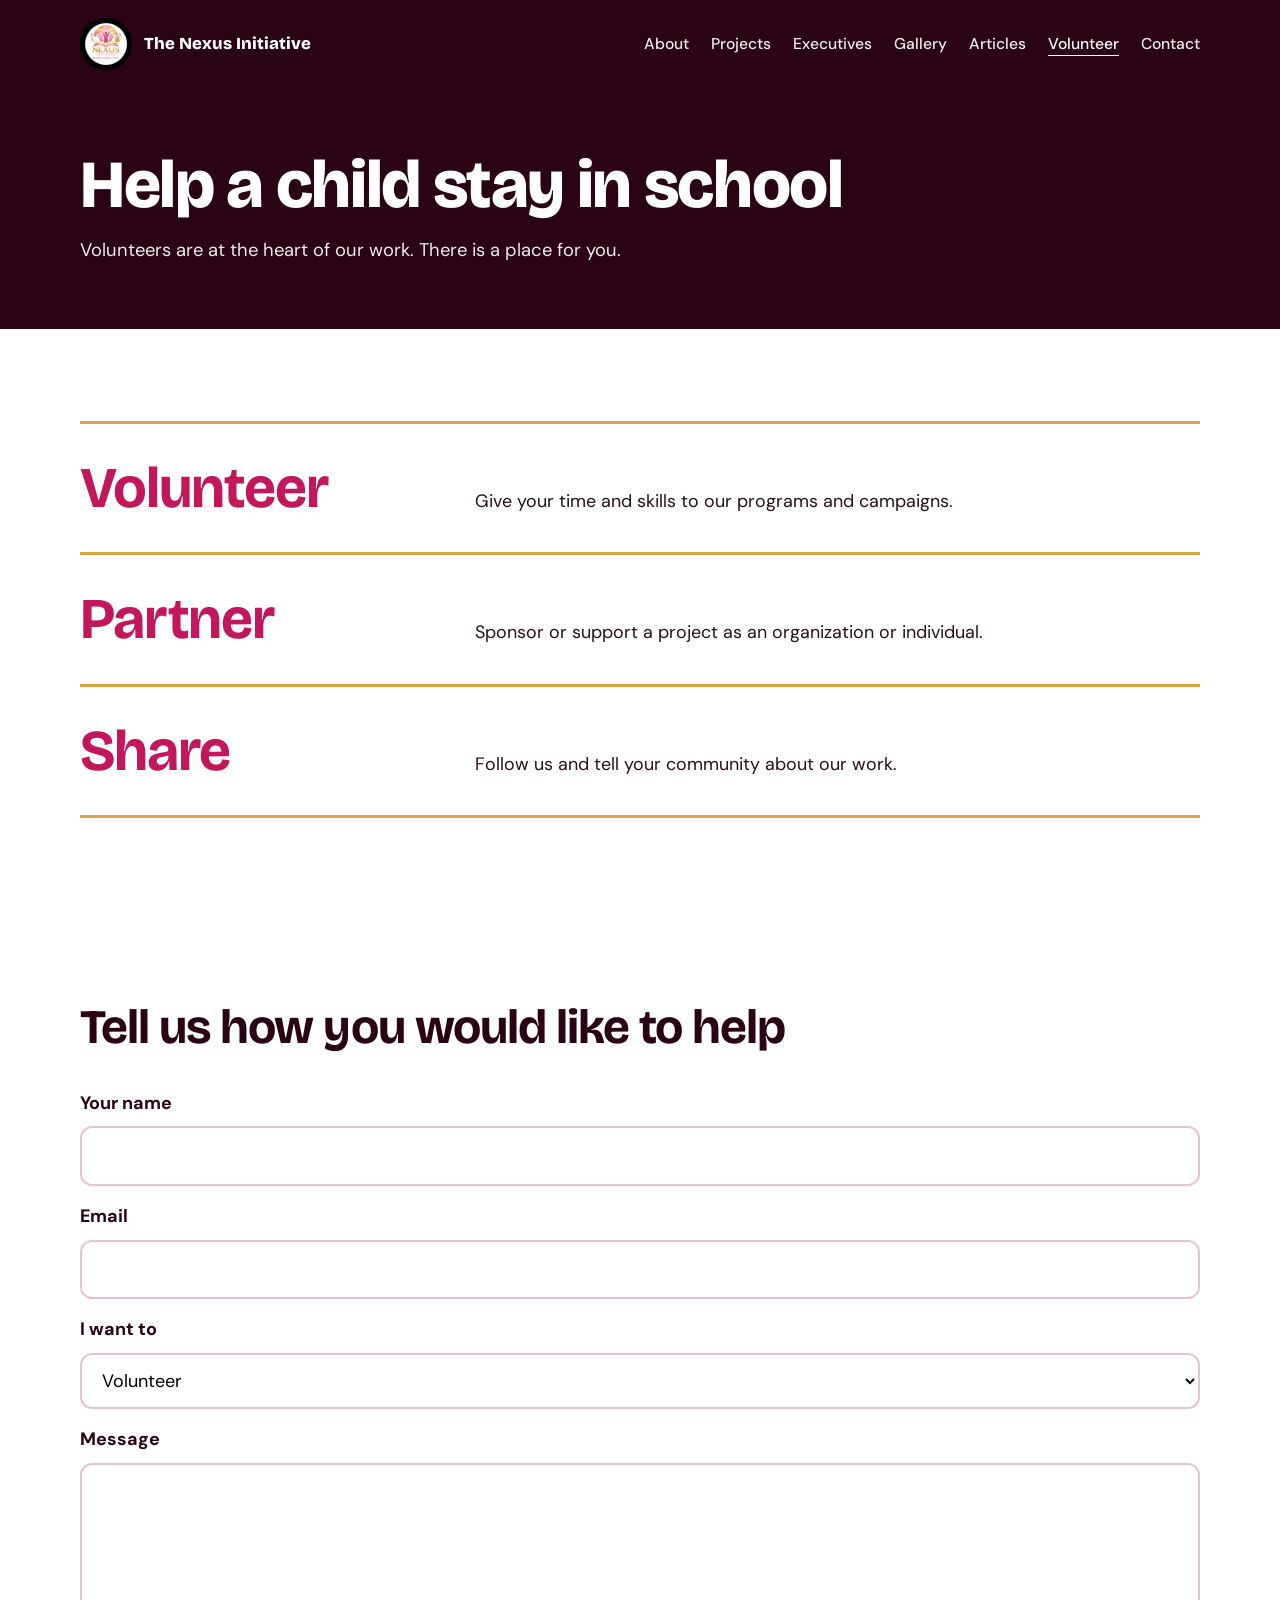
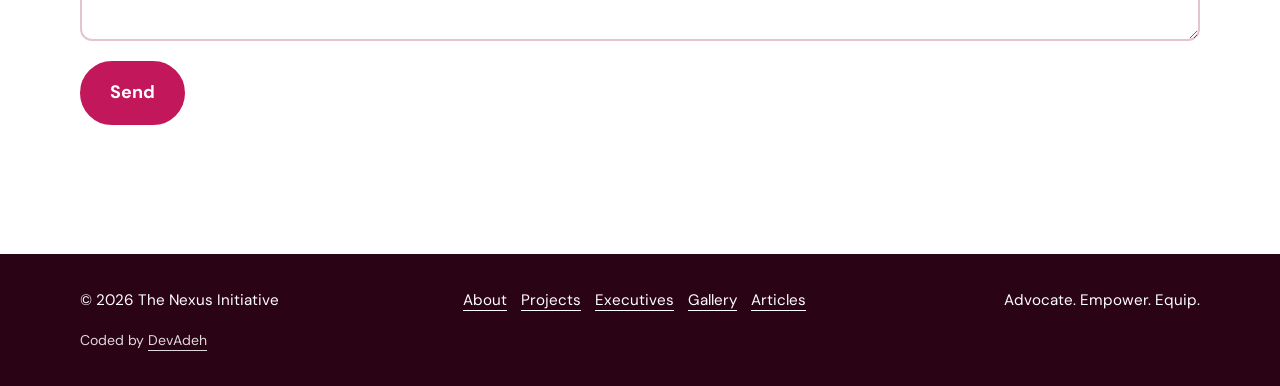
<file: get-involved.html>
<!DOCTYPE html>
<html lang="en">

<head>
  <meta charset="utf-8">
  <meta name="viewport" content="width=device-width, initial-scale=1">
  <title>Volunteer | The Nexus Initiative</title>
  <meta name="description" content="Volunteer, partner or sponsor The Nexus Initiative.">
  <meta property="og:title" content="Volunteer | The Nexus Initiative">
  <meta property="og:description" content="Volunteer, partner or sponsor The Nexus Initiative.">
  <meta property="og:type" content="website">
  <link rel="preconnect" href="https://fonts.googleapis.com">
  <link rel="preconnect" href="https://fonts.gstatic.com" crossorigin>
  <link href="https://fonts.googleapis.com/css2?family=Bricolage+Grotesque:opsz,wght@12..96,500;12..96,800&family=DM+Sans:wght@400;500;700&display=swap" rel="stylesheet">
  <link rel="stylesheet" href="styles.css">
  <link rel="icon" href="favicon.png" type="image/png">
  <link rel="apple-touch-icon" href="favicon.png">
  <script>
    document.documentElement.classList.add('js')
  </script>
  <script src="menu.js" defer></script>
</head>

<body class="in">
  <header>
    <div class="wrap bar"><a class="brand" href="index.html"><img src="images/logo.jpg" alt="The Nexus Initiative logo"><span>The Nexus Initiative</span></a>
      <nav aria-label="Main"><a href="about.html">About</a><a href="projects.html">Projects</a><a href="executives.html">Executives</a><a href="gallery.html">Gallery</a><a href="articles.html">Articles</a><a href="get-involved.html" aria-current="page">Volunteer</a><a href="contact.html">Contact</a></nav>
    </div>
  </header>
  <main>
    <section class="phero">
      <div class="wrap">
        <h1>Help a child stay in school</h1>
        <p>Volunteers are at the heart of our work. There is a place for you.</p>
      </div>
    </section>
    <section class="pillars">
      <div class="wrap">
        <div class="row">
          <h3>Volunteer</h3>
          <p>Give your time and skills to our programs and campaigns.</p>
        </div>
        <div class="row">
          <h3>Partner</h3>
          <p>Sponsor or support a project as an organization or individual.</p>
        </div>
        <div class="row">
          <h3>Share</h3>
          <p>Follow us and tell your community about our work.</p>
        </div>
      </div>
    </section>
    <section class="contact">
      <div class="wrap">
        <h2>Tell us how you would like to help</h2>
        <form id="cform" action="https://formspree.io/f/xbgoayqb" method="POST"><label for="n">Your name</label><input id="n" name="name" required autocomplete="name"><label for="e">Email</label><input id="e" type="email" name="email" required autocomplete="email"><label for="h">I want to</label><select id="h" name="interest">
            <option>Volunteer</option>
            <option>Partner or sponsor</option>
            <option>Share a skill</option>
            <option>Something else</option>
          </select><label for="m">Message</label><textarea id="m" name="message" rows="5" required></textarea><input type="text" name="_gotcha" tabindex="-1" autocomplete="off" style="display:none" aria-hidden="true"><button class="btn" type="submit">Send</button>
          <p id="fstatus" role="status"></p>
        </form>
      </div>
    </section>
  </main>
  <footer>
    <div class="wrap"><span>&copy; 2026 The Nexus Initiative</span><span><a href="about.html">About</a><a href="projects.html">Projects</a><a href="executives.html">Executives</a><a href="gallery.html">Gallery</a><a href="articles.html">Articles</a></span><span>Advocate. Empower. Equip.</span></div>
    <div class="wrap fine">
      </p>
      <p class="credit">Coded by <a href="https://github.com/DevAdeh">DevAdeh</a></p>
    </div>
  </footer>
  <script>
    const f = document.getElementById('cform'),
      s = document.getElementById('fstatus');
    f.addEventListener('submit', async e => {
      e.preventDefault();
      if (f.action.includes('YOUR_FORM_ID')) { s.textContent = 'The form is not connected yet. Please email us directly.'; return }
      s.textContent = 'Sending...';
      try {
        const r = await fetch(f.action, { method: 'POST', body: new FormData(f), headers: { Accept: 'application/json' } });
        if (r.ok) { f.reset();
          s.textContent = 'Thank you. We will get back to you soon.' } else { s.textContent = 'Your message was not sent. Please email us directly.' }
      }
      catch (err) { s.textContent = 'No connection. Please try again or email us directly.' }
    });
  </script>
</body>

</html>
</file>
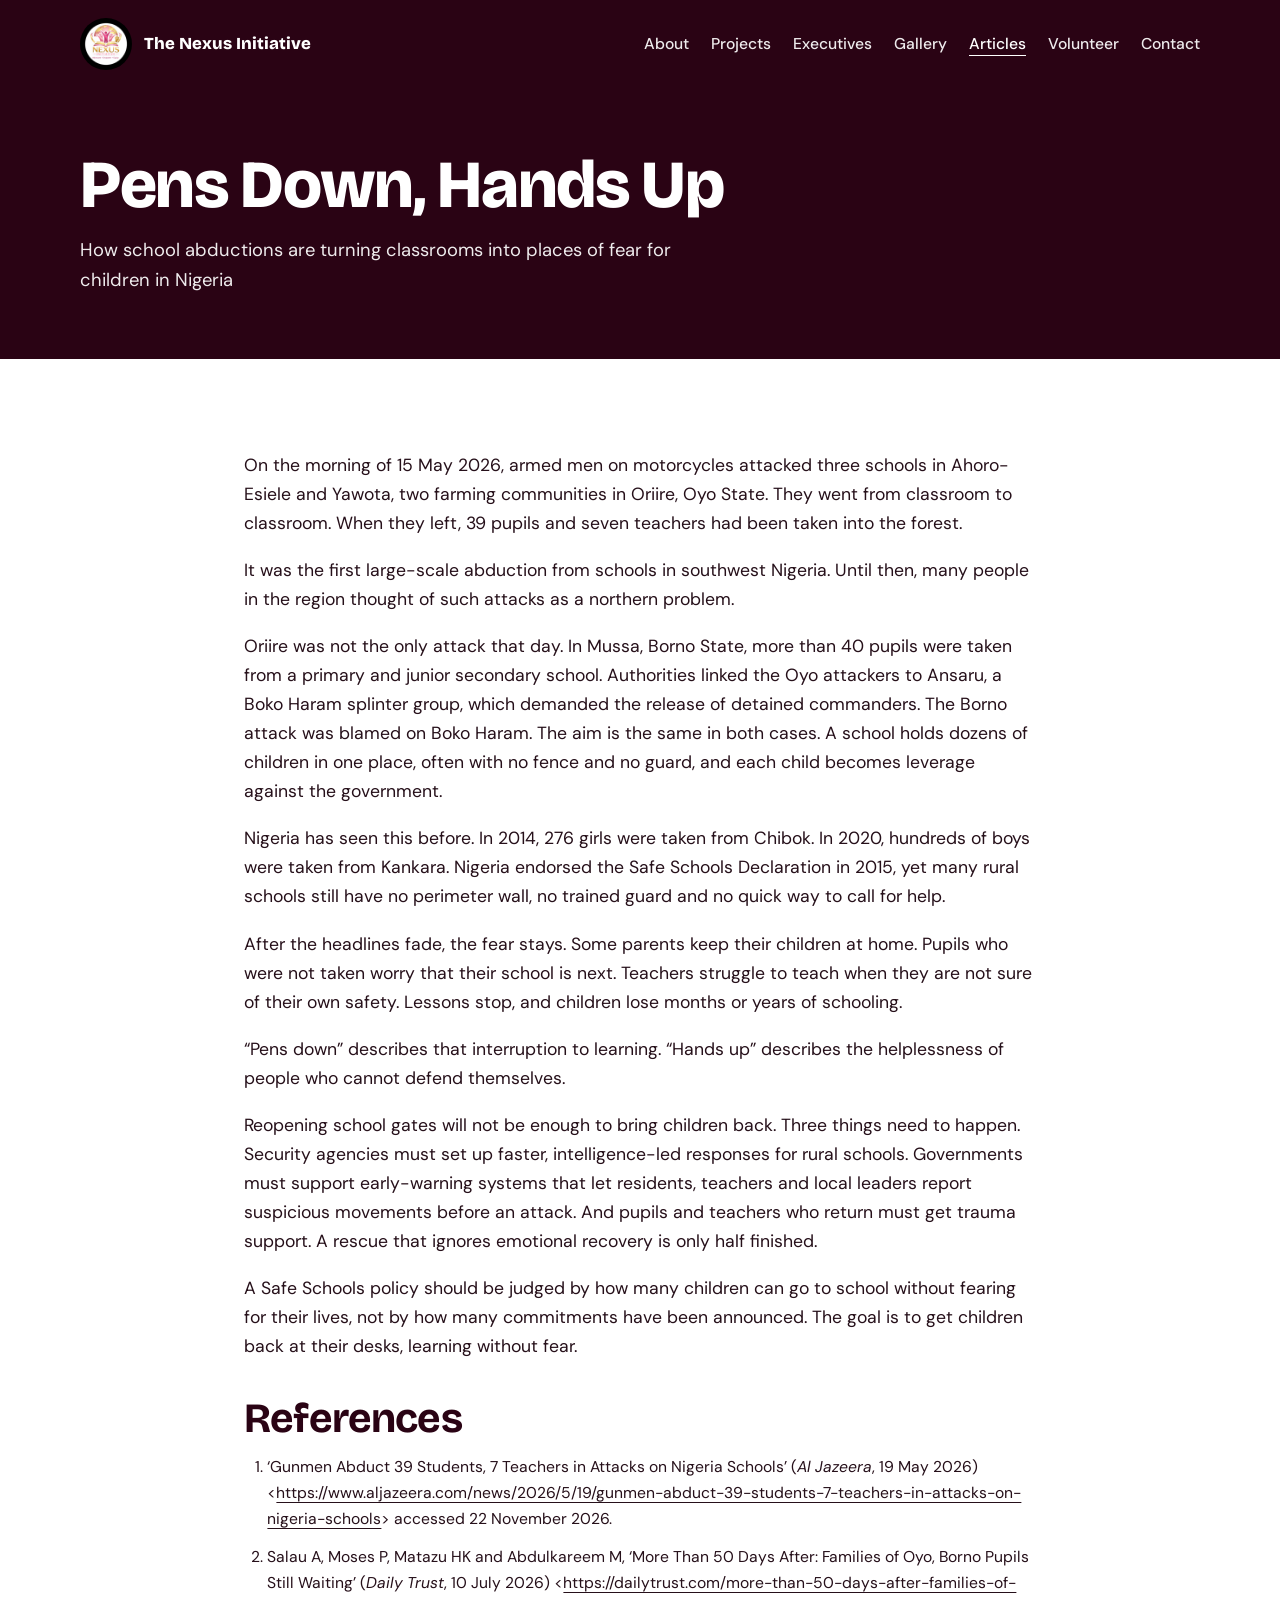
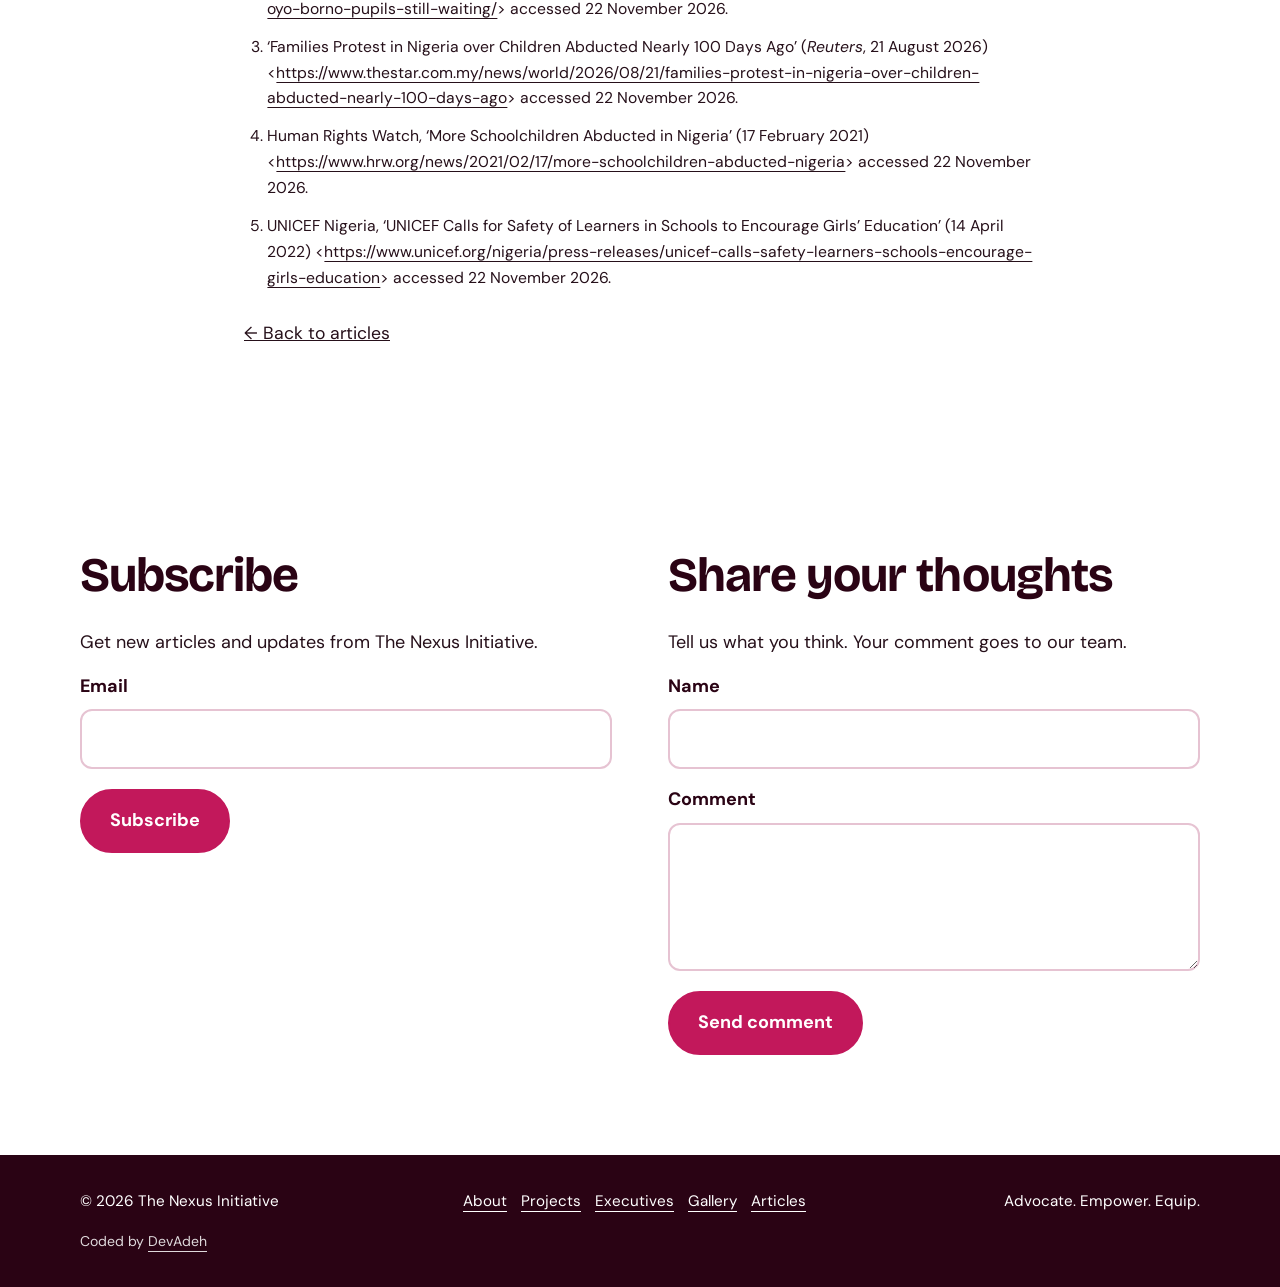
<file: pens-down-hands-up.html>
<!DOCTYPE html>
<html lang="en">

<head>
  <meta charset="utf-8">
  <meta name="viewport" content="width=device-width, initial-scale=1">
  <title>Pens Down, Hands Up | The Nexus Initiative</title>
  <meta name="description" content="How school abductions are turning classrooms into places of fear for children in Nigeria.">
  <meta property="og:title" content="Pens Down, Hands Up | The Nexus Initiative">
  <meta property="og:description" content="How school abductions are turning classrooms into places of fear for children in Nigeria.">
  <meta property="og:type" content="website">
  <link rel="preconnect" href="https://fonts.googleapis.com">
  <link rel="preconnect" href="https://fonts.gstatic.com" crossorigin>
  <link href="https://fonts.googleapis.com/css2?family=Bricolage+Grotesque:opsz,wght@12..96,500;12..96,800&family=DM+Sans:wght@400;500;700&display=swap" rel="stylesheet">
  <link rel="stylesheet" href="styles.css">
  <link rel="icon" href="favicon.png" type="image/png">
  <link rel="apple-touch-icon" href="favicon.png">
  <style>
    .art {
      max-width: 44em;
      margin: 0 auto
    }
    
    .art p {
      margin-bottom: 18px;
      font-size: 1.1rem
    }
    
    .art h2 {
      margin: 36px 0 14px
    }
    
    .refs {
      padding-left: 1.3em
    }
    
    .refs li {
      margin-bottom: 12px;
      font-size: .98rem;
      overflow-wrap: anywhere
    }
    
    .refs a {
      text-underline-offset: 4px
    }
  </style>
  <script>
    document.documentElement.classList.add('js')
  </script>
  <script src="menu.js" defer></script>
</head>

<body class="in">
  <header>
    <div class="wrap bar"><a class="brand" href="index.html"><img src="images/logo.jpg" alt="The Nexus Initiative logo"><span>The Nexus Initiative</span></a>
      <nav aria-label="Main"><a href="about.html">About</a><a href="projects.html">Projects</a><a href="executives.html">Executives</a><a href="gallery.html">Gallery</a><a href="articles.html" aria-current="page">Articles</a><a href="get-involved.html">Volunteer</a><a href="contact.html">Contact</a></nav>
    </div>
  </header>
  <main>
    <section class="phero">
      <div class="wrap">
        <h1>Pens Down, Hands Up</h1>
        <p>How school abductions are turning classrooms into places of fear for children in Nigeria</p>
      </div>
    </section>
    <section class="pg">
      <div class="wrap">
        <article class="art">
          <p>On the morning of 15 May 2026, armed men on motorcycles attacked three schools in Ahoro-Esiele and Yawota, two farming communities in Oriire, Oyo State. They went from classroom to classroom. When they left, 39 pupils and seven teachers had been taken into the forest.</p>
          <p>It was the first large-scale abduction from schools in southwest Nigeria. Until then, many people in the region thought of such attacks as a northern problem.</p>
          <p>Oriire was not the only attack that day. In Mussa, Borno State, more than 40 pupils were taken from a primary and junior secondary school. Authorities linked the Oyo attackers to Ansaru, a Boko Haram splinter group, which demanded the release of detained commanders. The Borno attack was blamed on Boko Haram. The aim is the same in both cases. A school holds dozens of children in one place, often with no fence and no guard, and each child becomes leverage against the government.</p>
          <p>Nigeria has seen this before. In 2014, 276 girls were taken from Chibok. In 2020, hundreds of boys were taken from Kankara. Nigeria endorsed the Safe Schools Declaration in 2015, yet many rural schools still have no perimeter wall, no trained guard and no quick way to call for help.</p>
          <p>After the headlines fade, the fear stays. Some parents keep their children at home. Pupils who were not taken worry that their school is next. Teachers struggle to teach when they are not sure of their own safety. Lessons stop, and children lose months or years of schooling.</p>
          <p>“Pens down” describes that interruption to learning. “Hands up” describes the helplessness of people who cannot defend themselves.</p>
          <p>Reopening school gates will not be enough to bring children back. Three things need to happen. Security agencies must set up faster, intelligence-led responses for rural schools. Governments must support early-warning systems that let residents, teachers and local leaders report suspicious movements before an attack. And pupils and teachers who return must get trauma support. A rescue that ignores emotional recovery is only half finished.</p>
          <p>A Safe Schools policy should be judged by how many children can go to school without fearing for their lives, not by how many commitments have been announced. The goal is to get children back at their desks, learning without fear.</p>
          <h2>References</h2>
          <ol class="refs">
            <li>‘Gunmen Abduct 39 Students, 7 Teachers in Attacks on Nigeria Schools’ (<em>Al Jazeera</em>, 19 May 2026) &lt;<a href="https://www.aljazeera.com/news/2026/5/19/gunmen-abduct-39-students-7-teachers-in-attacks-on-nigeria-schools" target="_blank" rel="noopener">https://www.aljazeera.com/news/2026/5/19/gunmen-abduct-39-students-7-teachers-in-attacks-on-nigeria-schools</a>&gt; accessed 22 November 2026.</li>
            <li>Salau A, Moses P, Matazu HK and Abdulkareem M, ‘More Than 50 Days After: Families of Oyo, Borno Pupils Still Waiting’ (<em>Daily Trust</em>, 10 July 2026) &lt;<a href="https://dailytrust.com/more-than-50-days-after-families-of-oyo-borno-pupils-still-waiting/" target="_blank" rel="noopener">https://dailytrust.com/more-than-50-days-after-families-of-oyo-borno-pupils-still-waiting/</a>&gt; accessed 22 November 2026.</li>
            <li>‘Families Protest in Nigeria over Children Abducted Nearly 100 Days Ago’ (<em>Reuters</em>, 21 August 2026) &lt;<a href="https://www.thestar.com.my/news/world/2026/08/21/families-protest-in-nigeria-over-children-abducted-nearly-100-days-ago" target="_blank" rel="noopener">https://www.thestar.com.my/news/world/2026/08/21/families-protest-in-nigeria-over-children-abducted-nearly-100-days-ago</a>&gt; accessed 22 November 2026.</li>
            <li>Human Rights Watch, ‘More Schoolchildren Abducted in Nigeria’ (17 February 2021) &lt;<a href="https://www.hrw.org/news/2021/02/17/more-schoolchildren-abducted-nigeria" target="_blank" rel="noopener">https://www.hrw.org/news/2021/02/17/more-schoolchildren-abducted-nigeria</a>&gt; accessed 22 November 2026.</li>
            <li>UNICEF Nigeria, ‘UNICEF Calls for Safety of Learners in Schools to Encourage Girls’ Education’ (14 April 2022) &lt;<a href="https://www.unicef.org/nigeria/press-releases/unicef-calls-safety-learners-schools-encourage-girls-education" target="_blank" rel="noopener">https://www.unicef.org/nigeria/press-releases/unicef-calls-safety-learners-schools-encourage-girls-education</a>&gt; accessed 22 November 2026.</li>
          </ol>
          <p style="margin-top:28px"><a href="articles.html">&larr; Back to articles</a></p>
        </article>
      </div>
    </section>
    <section class="contact">
      <div class="wrap">
        <div class="cgrid">
          <div>
            <h2>Subscribe</h2>
            <p class="lead">Get new articles and updates from The Nexus Initiative.</p>
            <form data-fs data-ok="Thank you for subscribing." action="https://formspree.io/f/xbgoayqb" method="POST"><input type="hidden" name="_subject" value="New article subscriber"><label for="se">Email</label><input id="se" type="email" name="email" required autocomplete="email"><input type="text" name="_gotcha" tabindex="-1" autocomplete="off" style="display:none" aria-hidden="true"><button class="btn" type="submit">Subscribe</button>
              <p class="st" role="status"></p>
            </form>
          </div>
          <div>
            <h2>Share your thoughts</h2>
            <p class="lead">Tell us what you think. Your comment goes to our team.</p>
            <form data-fs data-ok="Thank you. Your comment has been sent." action="https://formspree.io/f/xbgoayqb" method="POST"><input type="hidden" name="_subject" value="Article comment"><label for="cn">Name</label><input id="cn" name="name" required autocomplete="name"><label for="cm">Comment</label><textarea id="cm" name="message" rows="4" required></textarea><input type="text" name="_gotcha" tabindex="-1" autocomplete="off" style="display:none" aria-hidden="true"><button class="btn" type="submit">Send comment</button>
              <p class="st" role="status"></p>
            </form>
          </div>
        </div>
      </div>
    </section>
  </main>
  <footer>
    <div class="wrap"><span>&copy; 2026 The Nexus Initiative</span><span><a href="about.html">About</a><a href="projects.html">Projects</a><a href="executives.html">Executives</a><a href="gallery.html">Gallery</a><a href="articles.html">Articles</a></span><span>Advocate. Empower. Equip.</span></div>
    <div class="wrap fine">
      </p>
      <p class="credit">Coded by <a href="https://github.com/DevAdeh">DevAdeh</a></p>
    </div>
  </footer>
  <script src="forms.js"></script>
</body>

</html>
</file>
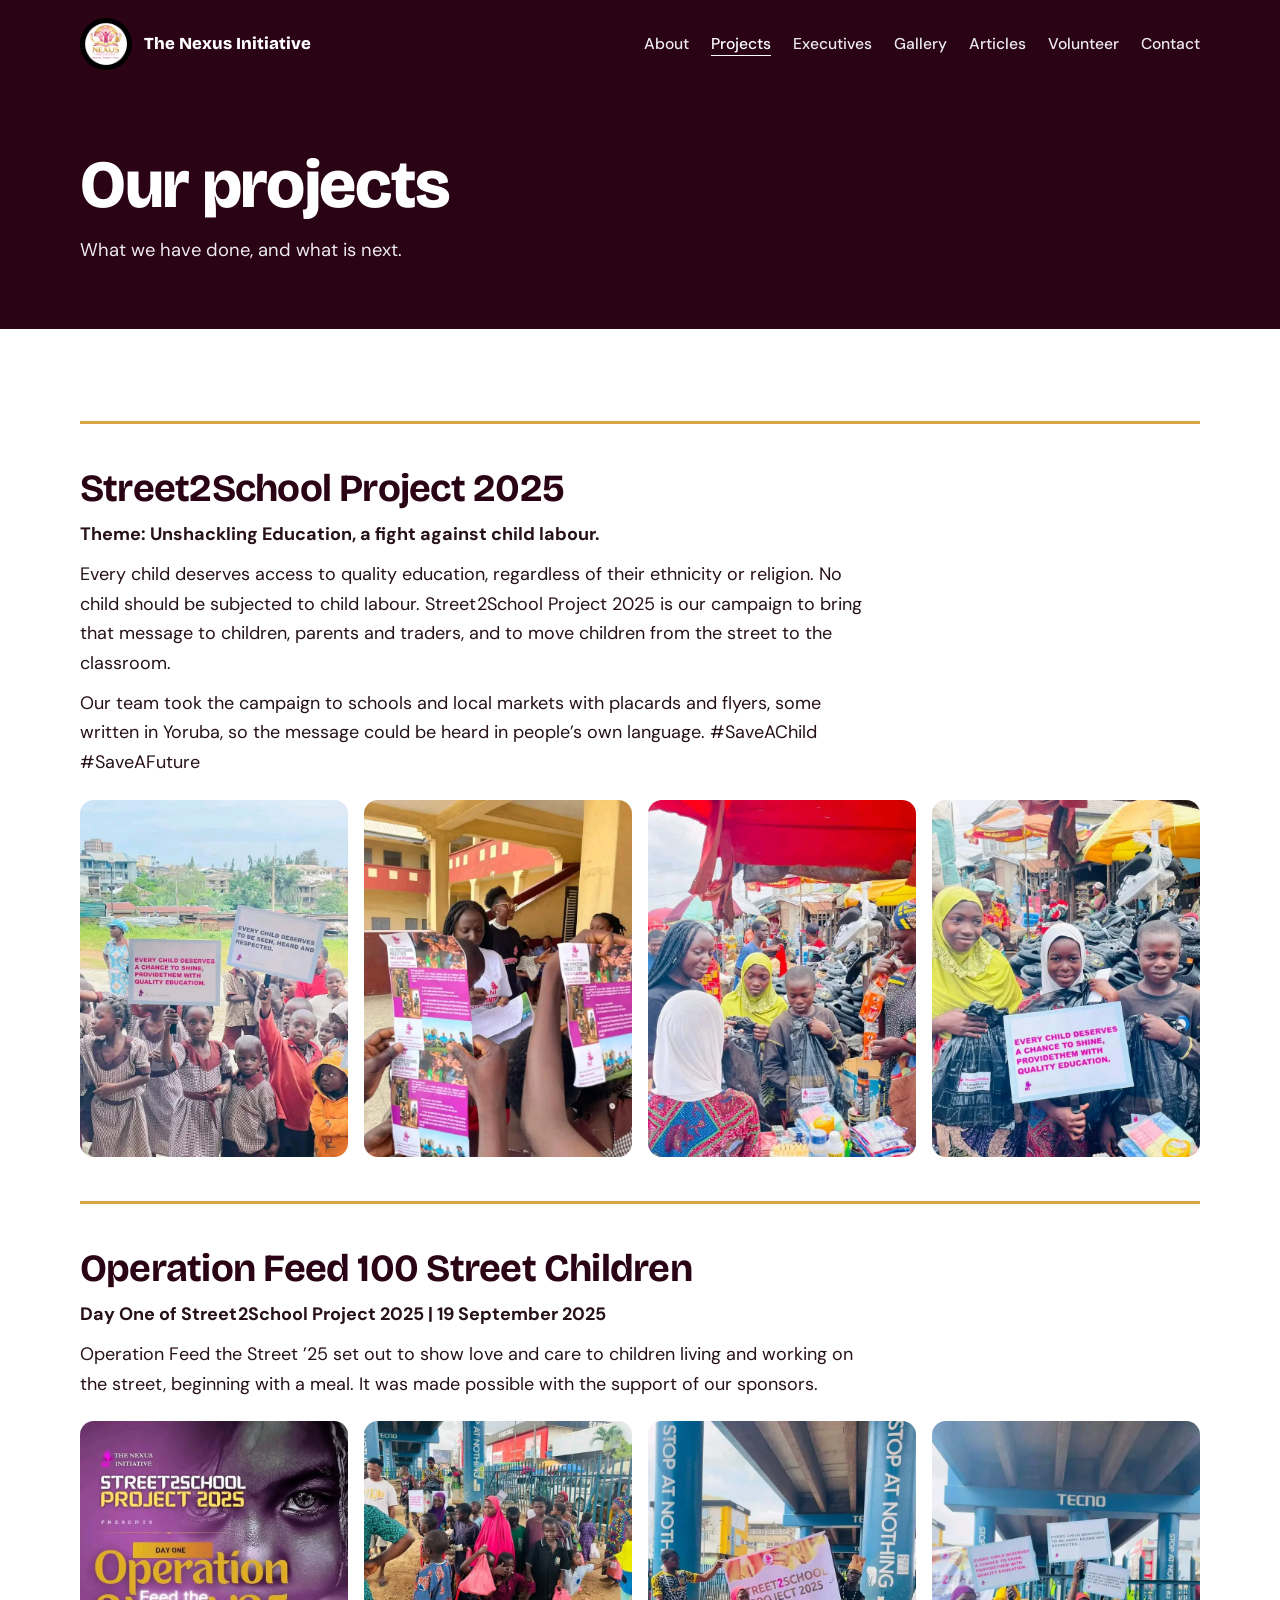
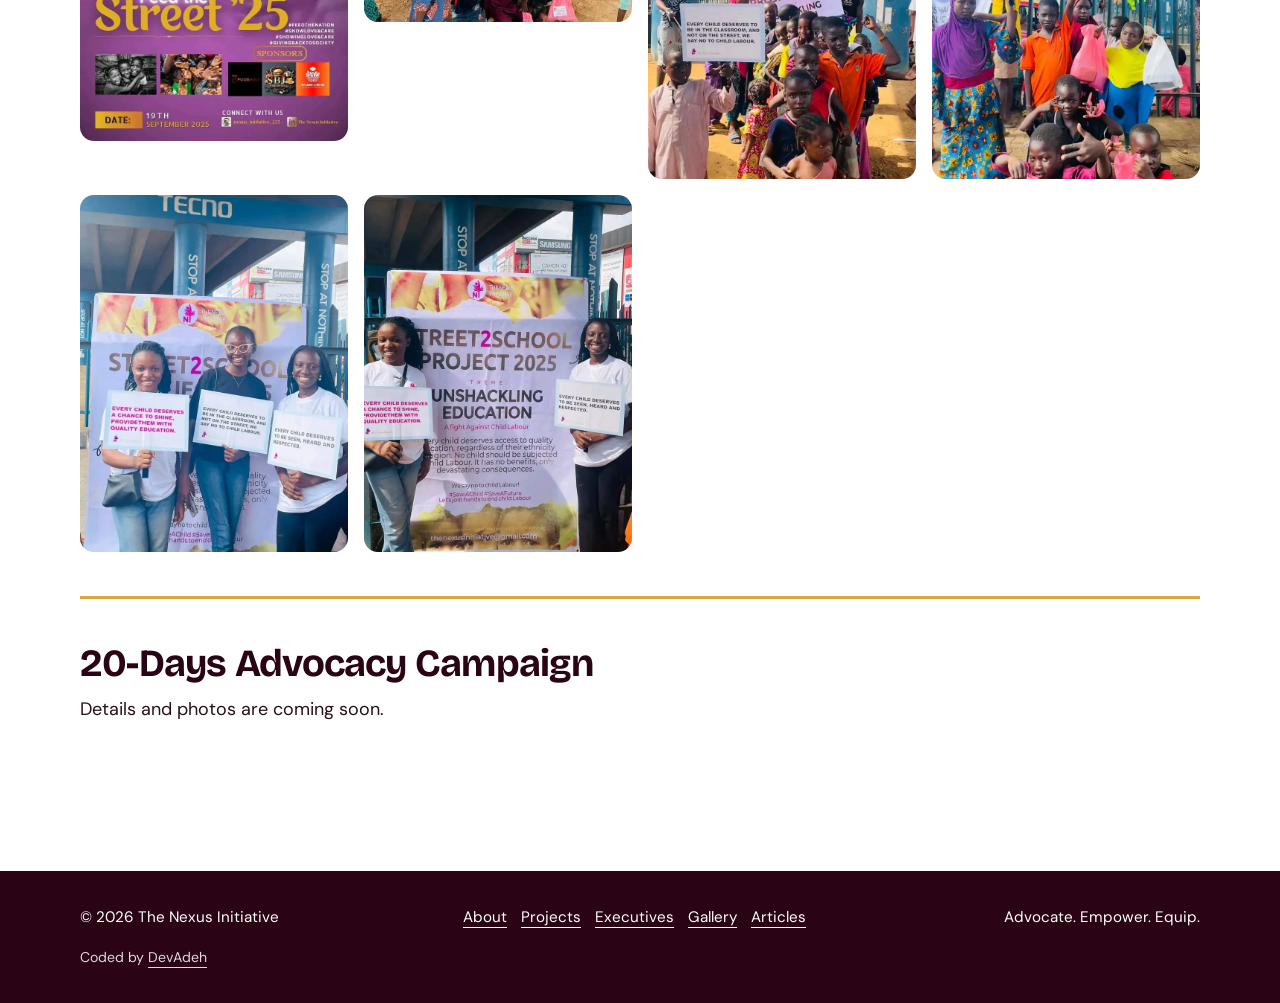
<file: projects.html>
<!DOCTYPE html>
<html lang="en">

<head>
  <meta charset="utf-8">
  <meta name="viewport" content="width=device-width, initial-scale=1">
  <title>Projects | The Nexus Initiative</title>
  <meta name="description" content="Outreach and education projects by The Nexus Initiative.">
  <meta property="og:title" content="Projects | The Nexus Initiative">
  <meta property="og:description" content="Outreach and education projects by The Nexus Initiative.">
  <meta property="og:type" content="website">
  <link rel="preconnect" href="https://fonts.googleapis.com">
  <link rel="preconnect" href="https://fonts.gstatic.com" crossorigin>
  <link href="https://fonts.googleapis.com/css2?family=Bricolage+Grotesque:opsz,wght@12..96,500;12..96,800&family=DM+Sans:wght@400;500;700&display=swap" rel="stylesheet">
  <link rel="stylesheet" href="styles.css">
  <link rel="icon" href="favicon.png" type="image/png">
  <link rel="apple-touch-icon" href="favicon.png">
  <script>
    document.documentElement.classList.add('js')
  </script>
  <script src="menu.js" defer></script>
</head>

<body class="in">
  <header>
    <div class="wrap bar"><a class="brand" href="index.html"><img src="images/logo.jpg" alt="The Nexus Initiative logo"><span>The Nexus Initiative</span></a>
      <nav aria-label="Main"><a href="about.html">About</a><a href="projects.html" aria-current="page">Projects</a><a href="executives.html">Executives</a><a href="gallery.html">Gallery</a><a href="articles.html">Articles</a><a href="get-involved.html">Volunteer</a><a href="contact.html">Contact</a></nav>
    </div>
  </header>
  <main>
    <section class="phero">
      <div class="wrap">
        <h1>Our projects</h1>
        <p>What we have done, and what is next.</p>
      </div>
    </section>
    <section class="pg">
      <div class="wrap">
        <article class="proj">
          <h2>Street2School Project 2025</h2>
          <p><b>Theme: Unshackling Education, a fight against child labour.</b></p>
          <p>Every child deserves access to quality education, regardless of their ethnicity or religion. No child should be subjected to child labour. Street2School Project 2025 is our campaign to bring that message to children, parents and traders, and to move children from the street to the classroom.</p>
          <p>Our team took the campaign to schools and local markets with placards and flyers, some written in Yoruba, so the message could be heard in people’s own language. #SaveAChild #SaveAFuture</p>
          <div class="pgal"><img src="images/school-kids.webp" alt="Children and volunteers at the Street2School Project 2025 outreach" loading="lazy"><img src="images/school-flyers.webp" alt="Children and volunteers at the Street2School Project 2025 outreach" loading="lazy"><img src="images/market-1.webp" alt="Children and volunteers at the Street2School Project 2025 outreach" loading="lazy"><img src="images/market-2.webp" alt="Children and volunteers at the Street2School Project 2025 outreach" loading="lazy"></div>
        </article>
        <article class="proj">
          <h2>Operation Feed 100 Street Children</h2>
          <p><b>Day One of Street2School Project 2025 | 19 September 2025</b></p>
          <p>Operation Feed the Street ’25 set out to show love and care to children living and working on the street, beginning with a meal. It was made possible with the support of our sponsors.</p>
          <div class="pgal"><img src="images/operation-poster.webp" alt="Children and volunteers at the Operation Feed the Street outreach" loading="lazy"><img src="images/street-bags.webp" alt="Children and volunteers at the Operation Feed the Street outreach" loading="lazy"><img src="images/kids-bridge.webp" alt="Children and volunteers at the Operation Feed the Street outreach" loading="lazy"><img src="images/kids-signs.webp" alt="Children and volunteers at the Operation Feed the Street outreach" loading="lazy"><img src="images/volunteers-signs.webp" alt="Children and volunteers at the Operation Feed the Street outreach" loading="lazy"><img src="images/banner-volunteers.webp" alt="Children and volunteers at the Operation Feed the Street outreach" loading="lazy"></div>
        </article>
        <article class="proj">
          <h2>20-Days Advocacy Campaign</h2>
          <p>Details and photos are coming soon.</p>
        </article>
      </div>
    </section>
  </main>
  <footer>
    <div class="wrap"><span>&copy; 2026 The Nexus Initiative</span><span><a href="about.html">About</a><a href="projects.html">Projects</a><a href="executives.html">Executives</a><a href="gallery.html">Gallery</a><a href="articles.html">Articles</a></span><span>Advocate. Empower. Equip.</span></div>
    <div class="wrap fine">
      </p>
      <p class="credit">Coded by <a href="https://github.com/DevAdeh">DevAdeh</a></p>
    </div>
  </footer>
</body>

</html>
</file>
<file: styles.css>
:root{--wine:#2a0314;--mag:#c2185b;--hot:#ff2d78;--gold:#d9a441;--blush:#fde8f0;--ink:#26101a;--head:'Bricolage Grotesque','Trebuchet MS',sans-serif;--body:'DM Sans',Arial,sans-serif}
*{box-sizing:border-box;margin:0;padding:0}
html{scroll-behavior:smooth}
body{overflow-x:clip;font-family:var(--body);color:var(--ink);background:#fff;line-height:1.65;font-size:18px}
img{max-width:100%;display:block}
a{color:inherit}
h1,h2,h3{font-family:var(--head);line-height:1.05;letter-spacing:-.02em}
a:focus-visible,.btn:focus-visible{outline:3px solid var(--gold);outline-offset:3px}
.wrap{width:min(1120px,90%);margin-inline:auto}
header{position:absolute;inset:0 0 auto 0;z-index:5;padding:18px 0;color:#fff}
.bar{display:flex;align-items:center;justify-content:space-between;gap:16px;flex-wrap:wrap}
.brand{display:flex;align-items:center;gap:12px;text-decoration:none;font-family:var(--head);font-weight:800;font-size:1.05rem}
.brand img{width:52px;height:52px;border-radius:50%;background:#fff}
nav{display:flex;gap:22px;font-weight:500;font-size:.98rem}
nav a{text-decoration:none;opacity:.92}nav a:hover{opacity:1;text-decoration:underline;text-underline-offset:6px}
.hero{background:var(--wine) url(images/hero-bg.jpg) center/cover;color:#fff;padding:132px 0 96px;overflow:hidden}
.hero .wrap{display:grid;grid-template-columns:1fr;gap:56px;align-items:center}
.hero h1{font-size:clamp(2.6rem,6vw,4.6rem);font-weight:800;margin-bottom:22px;animation:rise .9s ease both}
.hero p{font-size:1.2rem;max-width:34em;margin-bottom:32px;opacity:.94;animation:rise .9s .12s ease both}
.btns{display:flex;gap:14px;flex-wrap:wrap;animation:rise .9s .22s ease both}
.btn{display:inline-block;padding:15px 28px;border-radius:999px;font-weight:700;text-decoration:none;background:var(--gold);color:var(--wine);border:2px solid var(--gold);transition:transform .2s}
.btn:hover{transform:translateY(-2px)}
.btn.line{background:transparent;color:#fff;border-color:#fff}
@keyframes rise{from{opacity:0;transform:translateY(18px)}to{opacity:1;transform:none}}
section{padding:92px 0}
.pillars h2{font-size:clamp(2rem,4vw,3rem);max-width:15em;margin-bottom:48px;color:var(--wine)}
.row{display:grid;grid-template-columns:minmax(180px,.5fr) 1fr;gap:32px;padding:34px 0;border-top:3px solid var(--gold);align-items:baseline}
.row:last-child{border-bottom:3px solid var(--gold)}
.row h3{font-size:clamp(2.2rem,5vw,3.6rem);color:var(--mag)}
.row p{max-width:34em;font-size:1.12rem}
.about{background:var(--blush)}
.about .wrap{display:grid;grid-template-columns:1fr 1fr;gap:56px;align-items:center}
.about h2{font-size:clamp(2rem,4vw,3rem);color:var(--wine)}
.about p+p{margin-top:16px}
.about img{border-radius:20px;box-shadow:0 18px 44px rgba(42,3,20,.25)}
.join{background:var(--mag);color:#fff;text-align:center}
.join h2{font-size:clamp(2rem,4.5vw,3.4rem);max-width:14em;margin:0 auto 16px}
.join p{max-width:36em;margin:0 auto 30px;font-size:1.15rem}
.join .btn{background:#fff;color:var(--wine);border-color:#fff}
.contact h2{font-size:clamp(2rem,4vw,3rem);color:var(--wine);margin-bottom:28px}
.contact dl{display:grid;grid-template-columns:max-content 1fr;gap:14px 28px;font-size:1.12rem}
.contact dt{font-weight:700;color:var(--mag)}
.contact a{text-underline-offset:5px;overflow-wrap:anywhere}.contact dd{min-width:0}
.cgrid{display:grid;grid-template-columns:1fr 1fr;gap:56px;align-items:start}
.contact form{display:grid;gap:8px}.contact label{font-weight:700;color:var(--wine);margin-top:8px}
.contact input,.contact textarea{font:inherit;padding:13px 16px;border:2px solid #e6c3d2;border-radius:12px;background:#fff;width:100%}
.contact input:focus,.contact textarea:focus{outline:3px solid var(--gold);border-color:var(--mag)}
.contact form .btn{background:var(--mag);color:#fff;border-color:var(--mag);cursor:pointer;margin-top:12px;justify-self:start;font:inherit;font-weight:700}
#fstatus{min-height:1.6em;font-weight:500}
footer{background:var(--wine);color:#fff;padding:34px 0;font-size:.95rem}
footer .wrap{display:flex;justify-content:space-between;gap:16px;flex-wrap:wrap}
@media(max-width:860px){
.hero{padding-top:140px}.hero .wrap,.about .wrap{grid-template-columns:1fr}
.cgrid{grid-template-columns:1fr;gap:36px}.contact dl{grid-template-columns:1fr;gap:2px 0}.contact dd{margin-bottom:14px}.row{grid-template-columns:1fr;gap:10px}section{padding:68px 0}}
@media(prefers-reduced-motion:reduce){*{animation:none!important;transition:none!important;scroll-behavior:auto!important}}

nav{flex-wrap:wrap}nav a[aria-current]{opacity:1;text-decoration:underline;text-underline-offset:6px}
.phero{background:var(--wine);color:#fff;padding:150px 0 64px}.phero h1{font-size:clamp(2.4rem,6vw,4.2rem);font-weight:800;margin-bottom:14px}.phero p{max-width:36em;font-size:1.15rem;opacity:.92}
.mv{display:grid;grid-template-columns:1fr 1fr;gap:56px}.mv h2,.pg h2{font-size:clamp(1.8rem,3.5vw,2.6rem);color:var(--wine);margin-bottom:14px}
.team{display:grid;grid-template-columns:repeat(auto-fit,minmax(260px,1fr));gap:36px}
.team img{width:100%;aspect-ratio:3/4;object-fit:cover;object-position:top;border-radius:18px;margin-bottom:14px}.team h3{font-size:1.35rem;color:var(--wine)}.team p{color:var(--mag);font-weight:700}
.gal{display:grid;grid-template-columns:repeat(auto-fill,minmax(260px,1fr));gap:24px;align-items:start}.gal img{width:100%;border-radius:18px;box-shadow:0 18px 44px rgba(42,3,20,.2)}
.post{border-top:3px solid var(--gold);padding:26px 0;max-width:46em}.post h3{font-size:1.8rem;color:var(--mag);margin:4px 0 8px}.post small{font-weight:700;color:var(--wine)}
.contact select{font:inherit;padding:13px 16px;border:2px solid #e6c3d2;border-radius:12px;background:#fff;width:100%}
footer a{text-underline-offset:5px;margin-right:14px}
@media(max-width:860px){.mv{grid-template-columns:1fr}}

.stats{background:var(--gold);color:var(--wine);padding:60px 0}.stats .wrap{display:grid;grid-template-columns:repeat(auto-fit,minmax(210px,1fr));gap:28px;text-align:center}
.stats b{display:block;font:800 clamp(2.6rem,6vw,4.2rem)/1 var(--head);letter-spacing:-.02em}.stats span{font-weight:700;font-size:1.05rem}
.proj{padding:44px 0;border-top:3px solid var(--gold)}.proj h2{font-size:clamp(1.7rem,3.5vw,2.4rem);color:var(--wine);margin-bottom:12px}.proj p{max-width:44em;margin-bottom:10px}
.pgal{display:grid;grid-template-columns:repeat(auto-fill,minmax(230px,1fr));gap:16px;align-items:start;margin-top:22px}.pgal img{width:100%;border-radius:14px}
footer .fine{display:block;margin-top:16px;font-size:.88rem;opacity:.85}footer .fine p+p{margin-top:4px}
.contact form+h2{margin-top:0}.contact p.lead{margin-bottom:6px;max-width:30em}

.menu{display:none}
@media(max-width:860px){
.js .menu{display:block;position:relative;width:46px;height:46px;border:0;background:none;color:inherit;cursor:pointer}
.menu span{position:absolute;left:10px;right:10px;height:3px;border-radius:2px;background:currentColor;transition:transform .2s,opacity .2s}
.menu span:nth-child(1){top:15px}.menu span:nth-child(2){top:22px}.menu span:nth-child(3){top:29px}
.open .menu span:nth-child(1){top:22px;transform:rotate(45deg)}.open .menu span:nth-child(2){opacity:0}.open .menu span:nth-child(3){top:22px;transform:rotate(-45deg)}
.js nav{display:none;flex-direction:column;gap:0;width:100%;margin-top:8px;padding:8px 0;background:#fff;color:var(--ink);border-radius:14px;box-shadow:0 14px 34px rgba(42,3,20,.28)}
.js .open nav{display:flex}
.js nav a{padding:14px 22px;opacity:1;font-size:1.05rem}
.js nav a:hover,.js nav a[aria-current]{color:var(--mag);text-decoration:none}
.js nav a[aria-current]{font-weight:700}
html:not(.js) .hero{padding-top:200px}html:not(.js) .phero{padding-top:170px}
}
</file>
